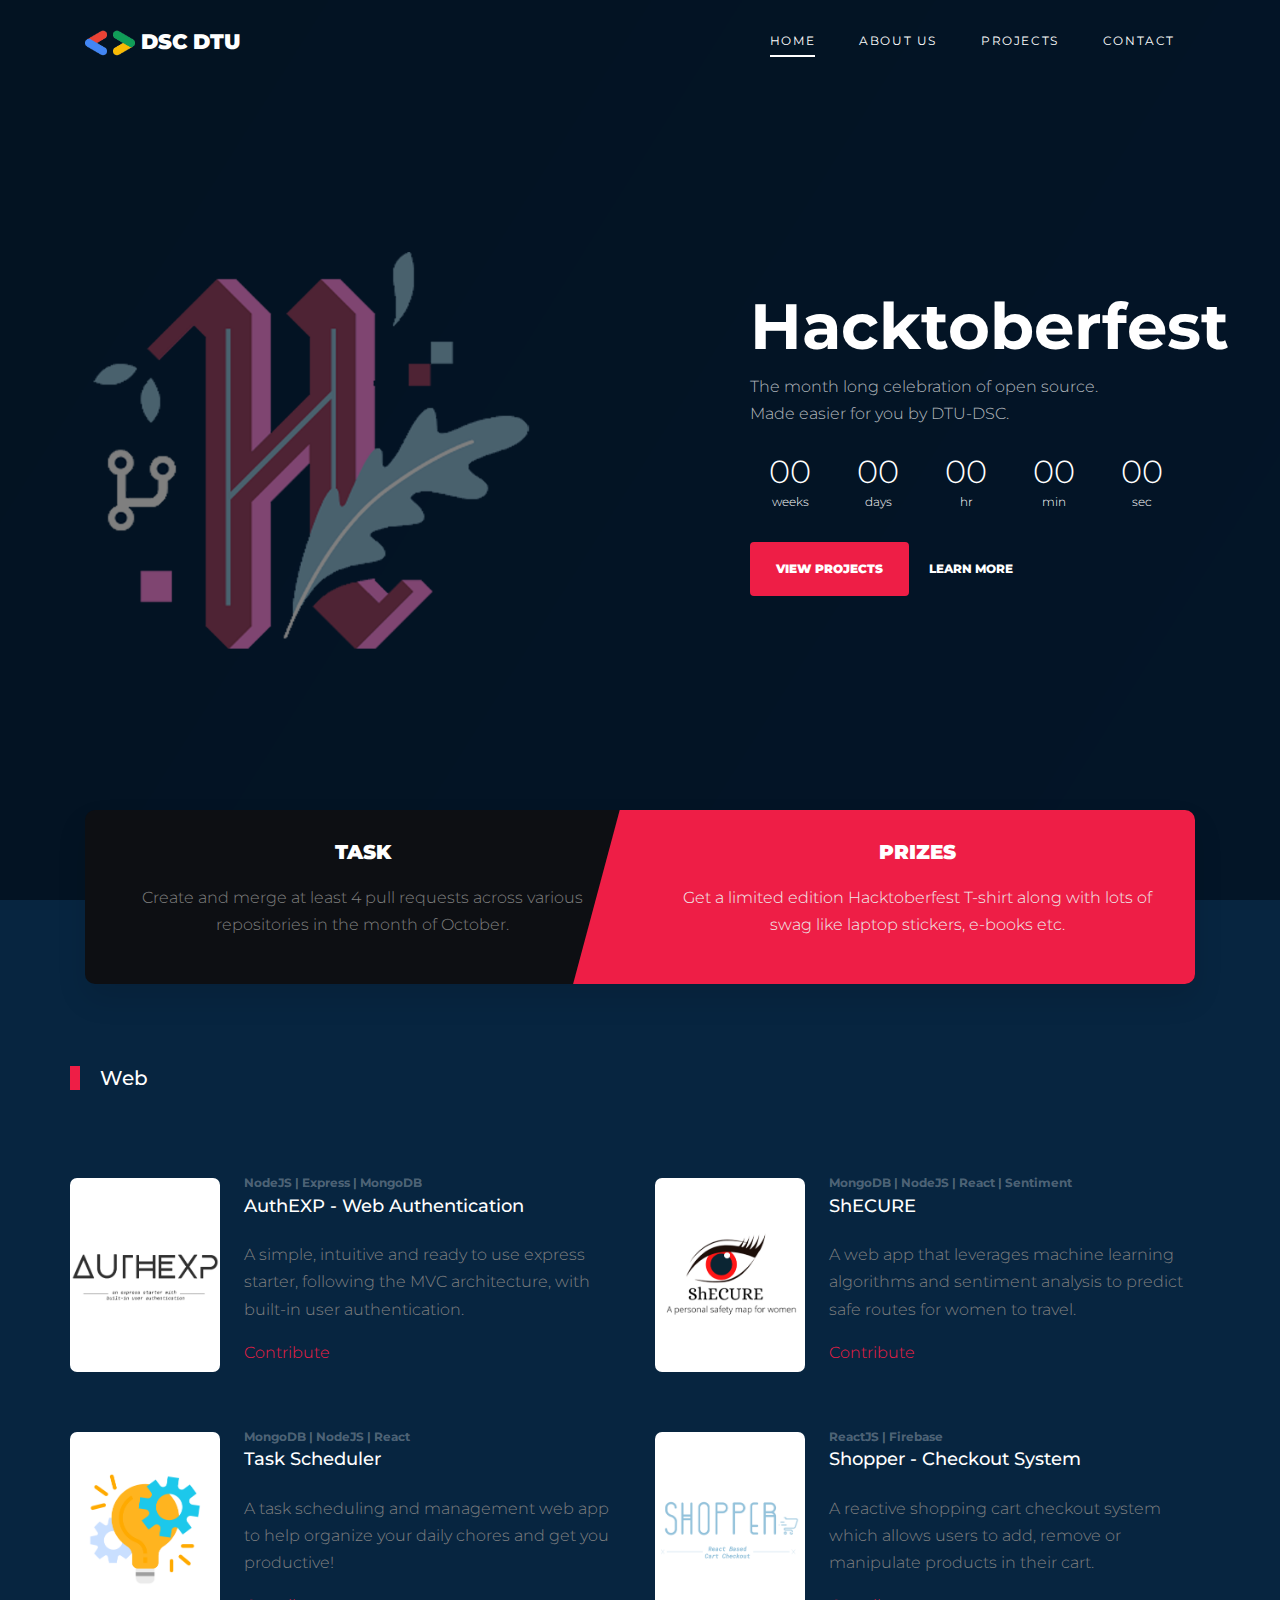
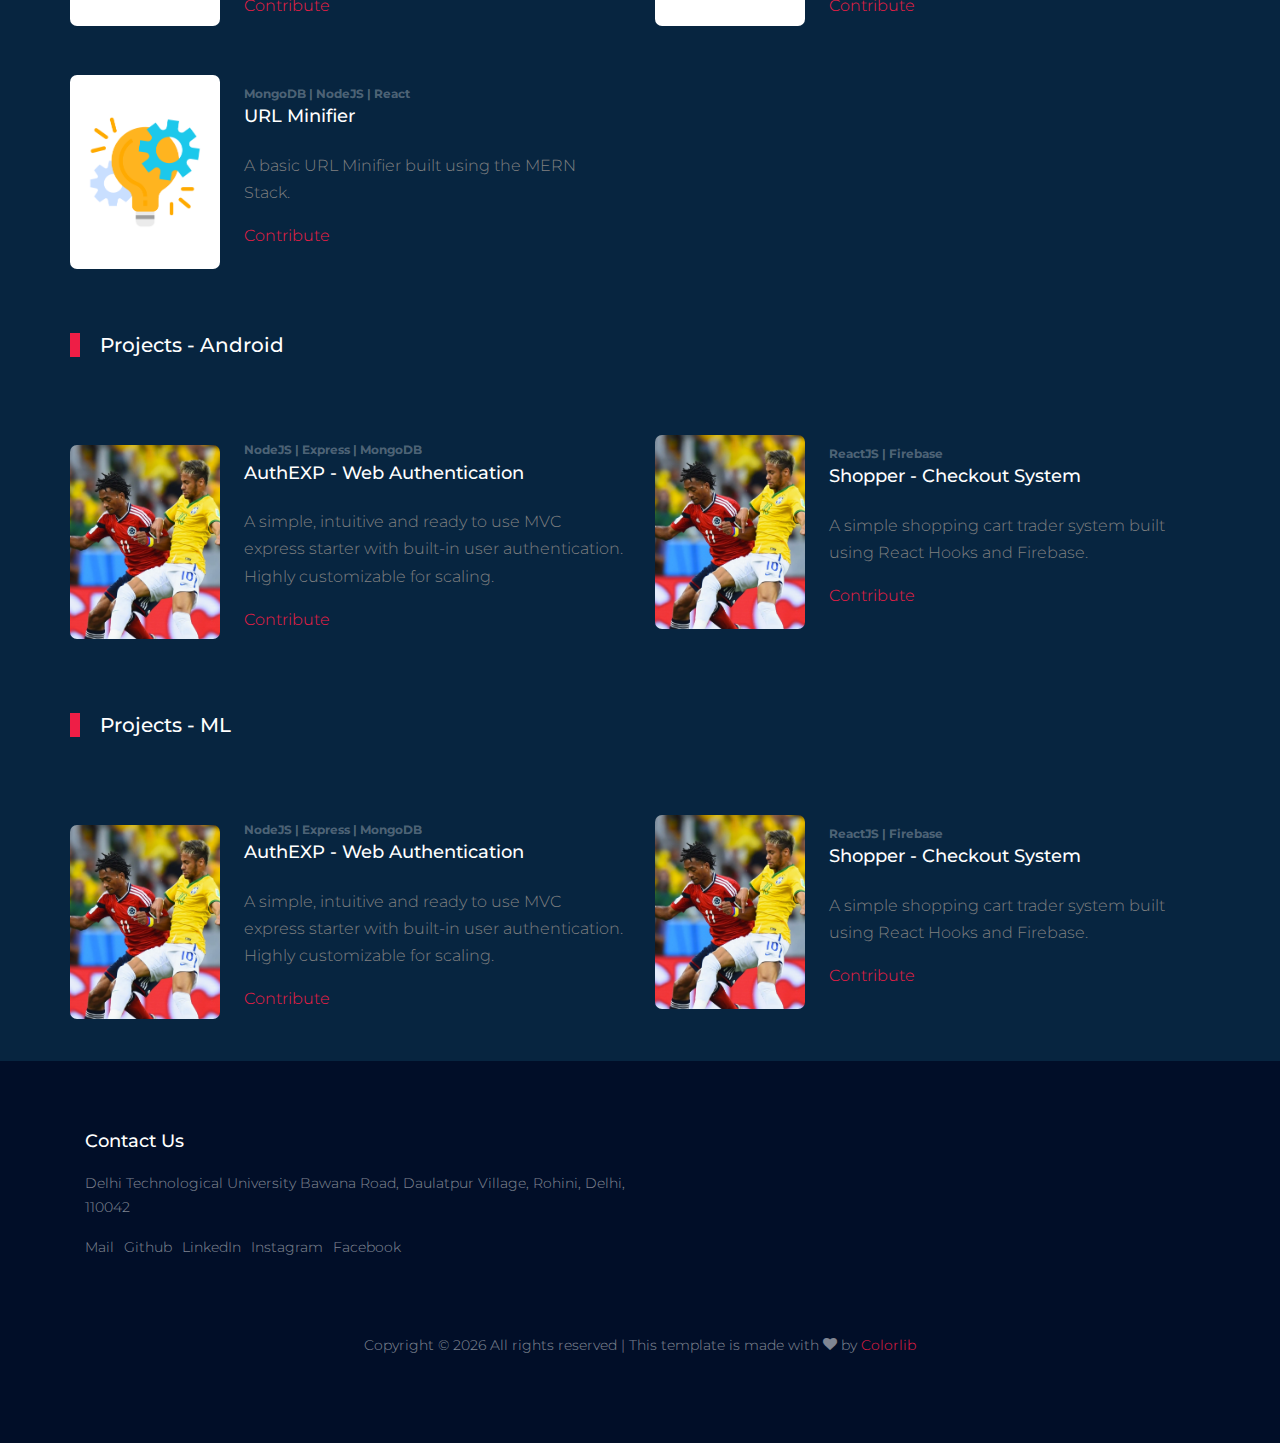
<file: index.html>
<!DOCTYPE html>
<html lang="en">
	<head>
		<title>DSC-DTU - Hacktoberfest</title>
		<meta charset="utf-8" />
		<meta
			name="viewport"
			content="width=device-width, initial-scale=1, shrink-to-fit=no"
		/>

		<link
			href="https://fonts.googleapis.com/css2?family=Montserrat:wght@400;700&display=swap"
			rel="stylesheet"
		/>

		<link rel="stylesheet" href="fonts/icomoon/style.css" />

		<link rel="stylesheet" href="css/bootstrap/bootstrap.css" />
		<link rel="stylesheet" href="css/jquery-ui.css" />
		<link rel="stylesheet" href="css/owl.carousel.min.css" />
		<link rel="stylesheet" href="css/owl.theme.default.min.css" />
		<link rel="stylesheet" href="css/owl.theme.default.min.css" />

		<link rel="stylesheet" href="css/jquery.fancybox.min.css" />

		<link rel="stylesheet" href="css/bootstrap-datepicker.css" />

		<link rel="stylesheet" href="fonts/flaticon/font/flaticon.css" />

		<link rel="stylesheet" href="css/aos.css" />

		<link rel="stylesheet" href="css/style.css" />
	</head>

	<body>
		<div class="site-wrap">
			<div class="site-mobile-menu site-navbar-target">
				<div class="site-mobile-menu-header">
					<div class="site-mobile-menu-close">
						<span class="icon-close2 js-menu-toggle"></span>
					</div>
				</div>
				<div class="site-mobile-menu-body"></div>
			</div>

			<header class="site-navbar py-4" role="banner">
				<div class="container">
					<div class="d-flex align-items-center">
						<div class="site-logo">
							<a href="index.html">
								<img src="images/dsc-logo.png" alt="Logo" width="50px" />
								<span>DSC DTU</span>
							</a>
						</div>
						<div class="ml-auto">
							<nav
								class="site-navigation position-relative text-right"
								role="navigation"
							>
								<ul
									class="site-menu main-menu js-clone-nav mr-auto d-none d-lg-block"
								>
									<li class="active">
										<a href="index.html" class="nav-link">Home</a>
									</li>
									<li>
										<a
											href="https://dsc-dtu.github.io/"
											target="_blank"
											class="nav-link"
											>About Us</a
										>
									</li>
									<li><a href="#projects" class="nav-link">Projects</a></li>
									<li><a href="#contact" class="nav-link">Contact</a></li>
								</ul>
							</nav>

							<a
								href="#"
								class="d-inline-block d-lg-none site-menu-toggle js-menu-toggle text-black float-right text-white"
								><span class="icon-menu h3 text-white"></span
							></a>
						</div>
					</div>
				</div>
			</header>

			<div
				class="hero overlay"
				style="
					background-image: url('images/bg_3.png');
					background-position: center;
					background-size: cover;
				"
			>
				<div class="container">
					<div class="row align-items-center">
						<div class="col-lg-5 ml-auto">
							<h1 class="text-white">Hacktoberfest</h1>
							<p>
								The month long celebration of open source. <br />
								Made easier for you by DTU-DSC.
							</p>
							<div id="date-countdown"></div>
							<p>
								<a href="#projects" class="btn btn-primary py-3 px-4 mr-3"
									>View Projects</a
								>
								<a
									href="https://hacktoberfest.digitalocean.com/"
									class="more light"
									target="_blank"
									>Learn More</a
								>
							</p>
						</div>
					</div>
				</div>
			</div>

			<div class="container">
				<div class="row">
					<div class="col-lg-12">
						<div class="d-flex team-vs">
							<span class="score"></span>
							<div class="team-1 w-50">
								<div class="team-details w-100 text-center">
									<h3>TASK</h3>
									<p>
										Create and merge at least 4 pull requests across various
										repositories in the month of October.
									</p>
								</div>
							</div>
							<div class="team-2 w-50">
								<div class="team-details w-100 text-center">
									<h3>PRIZES</h3>
									<p style="color: #eee">
										Get a limited edition Hacktoberfest T-shirt along with lots
										of swag like laptop stickers, e-books etc.
									</p>
								</div>
							</div>
						</div>
					</div>
				</div>
			</div>

			<!-- Internal linking for projects -->
			<a id="projects"></a>

			<!-- Web Projects Section -->
			<div class="container site-section" style="margin-top: 50px">
				<div class="row">
					<div class="col-6 title-section">
						<h2 class="heading">Web</h2>
					</div>
				</div>
				<div class="row project-items">
					<div class="col-lg-6">
						<div class="custom-media d-flex">
							<div class="img mr-4">
								<img
									src="images/authexp-icon.png"
									alt="Image"
									class="img-fluid"
								/>
							</div>
							<div class="text">
								<span class="meta">NodeJS | Express | MongoDB</span>
								<h3 class="mb-4">
									<a
										href="https://github.com/elit-altum/AuthExp-Express-Starter"
										target="_blank"
										>AuthEXP - Web Authentication</a
									>
								</h3>
								<p>
									A simple, intuitive and ready to use express starter,
									following the MVC architecture, with built-in user
									authentication.
								</p>
								<p>
									<a
										target="_blank"
										href="https://github.com/elit-altum/AuthExp-Express-Starter/issues?q=label%3Ahacktoberfest"
										>Contribute</a
									>
								</p>
							</div>
						</div>
					</div>

					<div class="col-lg-6">
						<div class="custom-media d-flex">
							<div class="img mr-4">
								<img
									src="images/shecure-icon.png"
									alt="Image"
									class="img-fluid"
								/>
							</div>
							<div class="text">
								<span class="meta">MongoDB | NodeJS | React | Sentiment</span>
								<h3 class="mb-4">
									<a
										href="https://www.github.com/iamdeepti/shecure"
										target="_blank"
										>ShECURE</a
									>
								</h3>
								<p>
									A web app that leverages machine learning algorithms and
									sentiment analysis to predict safe routes for women to travel.
								</p>
								<p>
									<a
										target="_blank"
										href="https://www.github.com/iamdeepti/shecure/issues?q=is%3Aissue+label%3Ahacktoberfest"
										>Contribute</a
									>
								</p>
							</div>
						</div>
					</div>

					<div class="col-lg-6">
						<div class="custom-media d-flex">
							<div class="img mr-4">
								<img
									src="images/icon-holder.png"
									alt="Image"
									class="img-fluid"
								/>
							</div>
							<div class="text">
								<span class="meta">MongoDB | NodeJS | React</span>
								<h3 class="mb-4">
									<a
										href="https://github.com/HyperLoo/TaskManager-Server"
										target="_blank"
										>Task Scheduler</a
									>
								</h3>
								<p>
									A task scheduling and management web app to help organize your
									daily chores and get you productive!
								</p>
								<p>
									<a
										target="_blank"
										href="https://github.com/HyperLoo/TaskManager-Server/issues?q=is%3Aissue+label%3Ahacktoberfest"
										>Contribute</a
									>
								</p>
							</div>
						</div>
					</div>

					<div class="col-lg-6">
						<div class="custom-media d-flex">
							<div class="img mr-4">
								<img
									src="images/shopper-icon.png"
									alt="Image"
									class="img-fluid"
								/>
							</div>
							<div class="text">
								<span class="meta">ReactJS | Firebase</span>
								<h3 class="mb-4">
									<a
										href="https://github.com/elit-altum/React-Shoppping-Cart"
										target="_blank"
										>Shopper - Checkout System</a
									>
								</h3>
								<p>
									A reactive shopping cart checkout system which allows users to
									add, remove or manipulate products in their cart.
								</p>
								<p>
									<a
										target="_blank"
										href="https://github.com/elit-altum/React-Shoppping-Cart/issues?q=is%3Aissue+label%3Ahacktoberfest"
										>Contribute</a
									>
								</p>
							</div>
						</div>
					</div>

					<div class="col-lg-6">
						<div class="custom-media d-flex">
							<div class="img mr-4">
								<img
									src="images/icon-holder.png"
									alt="Image"
									class="img-fluid"
								/>
							</div>
							<div class="text">
								<span class="meta">MongoDB | NodeJS | React</span>
								<h3 class="mb-4">
									<a
										href="https://github.com/HyperLoo/UrlCompressor-Server/"
										target="_blank"
										>URL Minifier</a
									>
								</h3>
								<p>A basic URL Minifier built using the MERN Stack.</p>
								<p>
									<a
										target="_blank"
										href="https://github.com/HyperLoo/UrlCompressor-Server/issues?q=is%3Aissue+label%3Ahacktoberfest"
										>Contribute</a
									>
								</p>
							</div>
						</div>
					</div>
				</div>
			</div>

			<!-- Android Projects Section -->
			<div class="container site-section">
				<div class="row">
					<div class="col-6 title-section">
						<h2 class="heading">Projects - Android</h2>
					</div>
				</div>
				<div class="row">
					<div class="col-lg-6">
						<div class="custom-media d-flex">
							<div class="img mr-4">
								<img src="images/img_1.jpg" alt="Image" class="img-fluid" />
							</div>
							<div class="text">
								<span class="meta">NodeJS | Express | MongoDB</span>
								<h3 class="mb-4">
									<a
										href="https://github.com/elit-altum/AuthExp-Express-Starter"
										>AuthEXP - Web Authentication</a
									>
								</h3>
								<p>
									A simple, intuitive and ready to use MVC express starter with
									built-in user authentication. Highly customizable for scaling.
								</p>
								<p>
									<a
										href="https://github.com/elit-altum/AuthExp-Express-Starter/issues?q=label%3Ahacktoberfest"
										>Contribute</a
									>
								</p>
							</div>
						</div>
					</div>

					<div class="col-lg-6">
						<div class="custom-media d-flex">
							<div class="img mr-4">
								<img src="images/img_1.jpg" alt="Image" class="img-fluid" />
							</div>
							<div class="text">
								<span class="meta">ReactJS | Firebase</span>
								<h3 class="mb-4">
									<a href="https://github.com/elit-altum/React-Shoppping-Cart"
										>Shopper - Checkout System</a
									>
								</h3>
								<p>
									A simple shopping cart trader system built using React Hooks
									and Firebase.
								</p>
								<p>
									<a
										href="https://github.com/elit-altum/React-Shoppping-Cart/issues?q=is%3Aissue+label%3Ahacktoberfest"
										>Contribute</a
									>
								</p>
							</div>
						</div>
					</div>
				</div>
			</div>

			<!-- Machine Learning Projects Section -->
			<div class="container site-section">
				<div class="row">
					<div class="col-6 title-section">
						<h2 class="heading">Projects - ML</h2>
					</div>
				</div>
				<div class="row">
					<div class="col-lg-6">
						<div class="custom-media d-flex">
							<div class="img mr-4">
								<img src="images/img_1.jpg" alt="Image" class="img-fluid" />
							</div>
							<div class="text">
								<span class="meta">NodeJS | Express | MongoDB</span>
								<h3 class="mb-4">
									<a
										href="https://github.com/elit-altum/AuthExp-Express-Starter"
										>AuthEXP - Web Authentication</a
									>
								</h3>
								<p>
									A simple, intuitive and ready to use MVC express starter with
									built-in user authentication. Highly customizable for scaling.
								</p>
								<p>
									<a
										href="https://github.com/elit-altum/AuthExp-Express-Starter/issues?q=label%3Ahacktoberfest"
										>Contribute</a
									>
								</p>
							</div>
						</div>
					</div>

					<div class="col-lg-6">
						<div class="custom-media d-flex">
							<div class="img mr-4">
								<img src="images/img_1.jpg" alt="Image" class="img-fluid" />
							</div>
							<div class="text">
								<span class="meta">ReactJS | Firebase</span>
								<h3 class="mb-4">
									<a href="https://github.com/elit-altum/React-Shoppping-Cart"
										>Shopper - Checkout System</a
									>
								</h3>
								<p>
									A simple shopping cart trader system built using React Hooks
									and Firebase.
								</p>
								<p>
									<a
										href="https://github.com/elit-altum/React-Shoppping-Cart/issues?q=is%3Aissue+label%3Ahacktoberfest"
										>Contribute</a
									>
								</p>
							</div>
						</div>
					</div>
				</div>
			</div>

			<!-- Internal linking for contact -->
			<a id="contact"></a>

			<footer class="footer-section">
				<div class="container">
					<div class="row">
						<div class="col-lg-6">
							<div class="widget mb-6">
								<h3>Contact Us</h3>
								<p>
									Delhi Technological University Bawana Road, Daulatpur Village,
									Rohini, Delhi, 110042<br />
								</p>

								<ul class="list-unstyled links">
									<li><a href="mailto:dsc.dtu@gmail.com">Mail</a></li>
									<li><a href="https://github.com/dsc-dtu">Github</a></li>
									<li>
										<a href="https://www.linkedin.com/company/dsc-dtu"
											>LinkedIn</a
										>
									</li>
									<li>
										<a href="https://www.instagram.com/dsc_dtu/">Instagram</a>
									</li>
									<li>
										<a href="https://www.facebook.com/googledscdtu/"
											>Facebook</a
										>
									</li>
								</ul>
							</div>
						</div>
					</div>

					<div class="row text-center">
						<div class="col-md-12">
							<div class="pt-5">
								<p>
									<!-- Link back to Colorlib can't be removed. Template is licensed under CC BY 3.0. -->
									Copyright &copy;
									<script>
										document.write(new Date().getFullYear());
									</script>
									All rights reserved | This template is made with
									<i class="icon-heart" aria-hidden="true"></i> by
									<a href="https://colorlib.com" target="_blank">Colorlib</a>
									<!-- Link back to Colorlib can't be removed. Template is licensed under CC BY 3.0. -->
								</p>
							</div>
						</div>
					</div>
				</div>
			</footer>
		</div>
		<!-- .site-wrap -->

		<script src="js/jquery-3.3.1.min.js"></script>
		<script src="js/jquery-migrate-3.0.1.min.js"></script>
		<script src="js/jquery-ui.js"></script>
		<script src="js/popper.min.js"></script>
		<script src="js/bootstrap.min.js"></script>
		<script src="js/owl.carousel.min.js"></script>
		<script src="js/jquery.stellar.min.js"></script>
		<script src="js/jquery.countdown.min.js"></script>
		<script src="js/bootstrap-datepicker.min.js"></script>
		<script src="js/jquery.easing.1.3.js"></script>
		<script src="js/aos.js"></script>
		<script src="js/jquery.fancybox.min.js"></script>
		<script src="js/jquery.sticky.js"></script>
		<script src="js/jquery.mb.YTPlayer.min.js"></script>

		<script src="js/main.js"></script>
	</body>
</html>
</file>
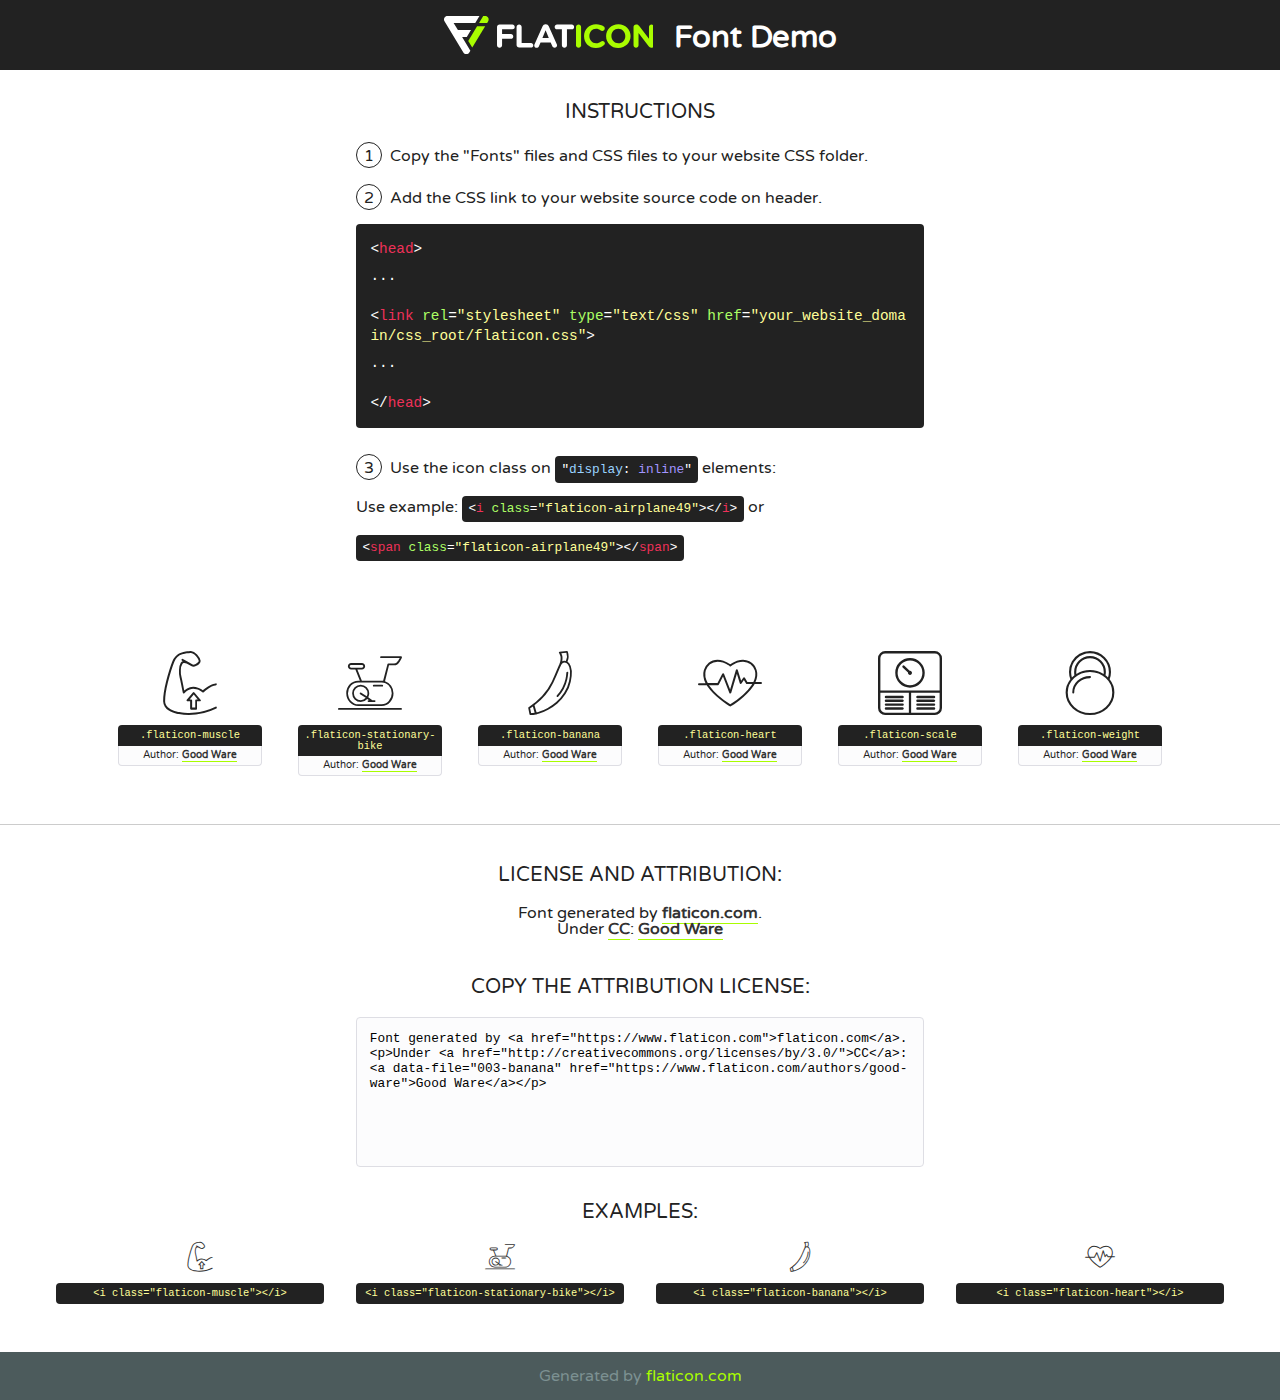
<file: fonts/flaticon/font/flaticon.html>
<!DOCTYPE html>
<!--
  Flaticon icon font: Flaticon
  Creation date: 03/06/2019 10:47
-->
<html>
<!DOCTYPE html>
<html>

<head>
    <title>Flaticon WebFont</title>
    <link href="http://fonts.googleapis.com/css?family=Varela+Round" rel="stylesheet" type="text/css" />
    <link rel="stylesheet" type="text/css" href="flaticon.css">
    <meta charset="UTF-8">
    <style>
    html, body, div, span, applet, object, iframe,
    h1, h2, h3, h4, h5, h6, p, blockquote, pre,
    a, abbr, acronym, address, big, cite, code,
    del, dfn, em, img, ins, kbd, q, s, samp,
    small, strike, strong, sub, sup, tt, var,
    b, u, i, center,
    dl, dt, dd, ol, ul, li,
    fieldset, form, label, legend,
    table, caption, tbody, tfoot, thead, tr, th, td,
    article, aside, canvas, details, embed, 
    figure, figcaption, footer, header, hgroup, 
    menu, nav, output, ruby, section, summary,
    time, mark, audio, video {
        margin: 0;
        padding: 0;
        border: 0;
        font-size: 100%;
        font: inherit;
        vertical-align: baseline;
    }
    /* HTML5 display-role reset for older browsers */
    article, aside, details, figcaption, figure, 
    footer, header, hgroup, menu, nav, section {
        display: block;
    }
    body {
        line-height: 1;
    }
    ol, ul {
        list-style: none;
    }
    blockquote, q {
        quotes: none;
    }
    blockquote:before, blockquote:after,
    q:before, q:after {
        content: '';
        content: none;
    }
    table {
        border-collapse: collapse;
        border-spacing: 0;
    }
    body {
        font-family: 'Varela Round', Helvetica, Arial, sans-serif;
        font-size: 16px;
        color: #222;
    }
    a {
        color: #333;
        border-bottom: 1px solid #a9fd00;
        font-weight: bold;
        text-decoration: none;
    }
    * {
        -moz-box-sizing: border-box;
        -webkit-box-sizing: border-box;
        box-sizing: border-box;
        margin: 0;
        padding: 0;
    }
    [class^="flaticon-"]:before, [class*=" flaticon-"]:before, [class^="flaticon-"]:after, [class*=" flaticon-"]:after {
        font-family: Flaticon;
        font-size: 30px;
        font-style: normal;
        margin-left: 20px;
        color: #333;
    }
    .wrapper {
        max-width: 600px;
        margin: auto;
        padding: 0 1em;
    }
    .title {
        font-size: 1.25em;
        text-align: center;
        margin-bottom: 1em;
        text-transform: uppercase;
    }
    header {
        text-align: center;
        background-color: #222;
        color: #fff;
        padding: 1em;
    }
    header .logo {
        width: 210px;
        height: 38px;
        display: inline-block;
        vertical-align: middle;
        margin-right: 1em;
        border: none;
    }
    header strong {
        font-size: 1.95em;
        font-weight: bold;
        vertical-align: middle;
        margin-top: 5px;
        display: inline-block;
    }
    .demo {
        margin: 2em auto;
        line-height: 1.25em;
    }
    .demo ul li {
        margin-bottom: 1em;
    }
    .demo ul li .num {
        color: #222;
        border-radius: 20px;
        display: inline-block;
        width: 26px;
        padding: 3px;
        height: 26px;
        text-align: center;
        margin-right: 0.5em;
        border: 1px solid #222;
    }
    .demo ul li code {
        background-color: #222;
        border-radius: 4px;
        padding: 0.25em 0.5em;
        display: inline-block;
        color: #fff;
        font-family: Consolas,Monaco,Lucida Console,Liberation Mono,DejaVu Sans Mono,Bitstream Vera Sans Mono,Courier New, monospace;
        font-weight: lighter;
        margin-top: 1em;
        font-size: 0.8em;
        word-break: break-all;
    }
    .demo ul li code.big {
        padding: 1em;
        font-size: 0.9em;
    }
    .demo ul li code .red {
        color: #EF3159;
    }
    .demo ul li code .green {
        color: #ACFF65;
    }
    .demo ul li code .yellow {
        color: #FFFF99;
    }
    .demo ul li code .blue {
        color: #99D3FF;
    }
    .demo ul li code .purple {
        color: #A295FF;
    }
    .demo ul li code .dots {
        margin-top: 0.5em;
        display: block;
    }
    #glyphs {
        border-bottom: 1px solid #ccc;
        padding: 2em 0;
        text-align: center;
    }
    .glyph {
        display: inline-block;
        width: 9em;
        margin: 1em;
        text-align: center;
        vertical-align: top;
        background: #FFF;
    }
    .glyph .glyph-icon {
        padding: 10px;
        display: block;
        font-family:"Flaticon";
        font-size: 64px;
        line-height: 1;
    }
    .glyph .glyph-icon:before {
        font-size: 64px;
        color: #222;
        margin-left: 0;
    }
    .class-name {
        font-size: 0.65em;
        background-color: #222;
        color: #fff;
        border-radius: 4px 4px 0 0;
        padding: 0.5em;
        color: #FFFF99;
        font-family: Consolas,Monaco,Lucida Console,Liberation Mono,DejaVu Sans Mono,Bitstream Vera Sans Mono,Courier New, monospace;
    }
    .author-name {
        font-size: 0.6em;
        background-color: #fcfcfd;
        border: 1px solid #DEDEE4;
        border-top: 0;
        border-radius: 0 0 4px 4px;
        padding: 0.5em;
    }
    .class-name:last-child {
        font-size: 10px;
        color:#888;
    }
    .class-name:last-child a {
        font-size: 10px;
        color:#555;
    }
    .class-name:last-child a:hover {
        color:#a9fd00;
    }
    .glyph > input {
        display: block;
        width: 100px;
        margin: 5px auto;
        text-align: center;
        font-size: 12px;
        cursor: text;
    }
    .glyph > input.icon-input {
        font-family:"Flaticon";
        font-size: 16px;
        margin-bottom: 10px;
    }
    .attribution .title {
        margin-top: 2em;
    }
    .attribution textarea {
        background-color: #fcfcfd;
        padding: 1em;
        border: none;
        box-shadow: none;
        border: 1px solid #DEDEE4;
        border-radius: 4px;
        resize: none;
        width: 100%;
        height: 150px;
        font-size: 0.8em;
        font-family: Consolas,Monaco,Lucida Console,Liberation Mono,DejaVu Sans Mono,Bitstream Vera Sans Mono,Courier New, monospace;
        -webkit-appearance: none;
    }
    .iconsuse {
        margin: 2em auto;
        text-align: center;
        max-width: 1200px;
    }
    .iconsuse:after {
        content: '';
        display: table;
        clear: both;
    }
    .iconsuse .image {
        float: left;
        width: 25%;
        padding: 0 1em;
    }
    .iconsuse .image p {
        margin-bottom: 1em;
    }
    .iconsuse .image span {
        display: block;
        font-size: 0.65em;
        background-color: #222;
        color: #fff;
        border-radius: 4px;
        padding: 0.5em;
        color: #FFFF99;
        margin-top: 1em;
        font-family: Consolas,Monaco,Lucida Console,Liberation Mono,DejaVu Sans Mono,Bitstream Vera Sans Mono,Courier New, monospace;
    }
    #footer {
        text-align: center;
        background-color: #4C5B5C;
        color: #7c9192;
        padding: 1em;
    }
    #footer a {
        border: none;
        color: #a9fd00;
        font-weight: normal;
    }
    @media (max-width: 960px) {
        .iconsuse .image {
            width: 50%;
        }
    }
    @media (max-width: 560px) {
        .iconsuse .image {
            width: 100%;
        }
    }
    </style>
</head>

<body class="characters-off">

    <header>
        <a href="https://www.flaticon.com" target="_blank" class="logo">
            <svg version="1.1" xmlns="http://www.w3.org/2000/svg" xmlns:xlink="http://www.w3.org/1999/xlink" xmlns:a="http://ns.adobe.com/AdobeSVGViewerExtensions/3.0/" viewBox="0 0 560.875 102.036" enable-background="new 0 0 560.875 102.036" xml:space="preserve">
                <defs>
                </defs>
                <g>
                    <g class="letters">
                        <path fill="#ffffff" d="M141.596,29.675c0-3.777,2.985-6.767,6.764-6.767h34.438c3.426,0,6.15,2.728,6.15,6.15
                        c0,3.43-2.724,6.149-6.15,6.149h-27.674v13.091h23.719c3.429,0,6.151,2.724,6.151,6.15c0,3.43-2.723,6.149-6.151,6.149h-23.719
                        v17.574c0,3.773-2.986,6.761-6.764,6.761c-3.779,0-6.764-2.989-6.764-6.761V29.675z"></path>
                        <path fill="#ffffff" d="M193.844,29.149c0-3.781,2.985-6.767,6.764-6.767c3.776,0,6.763,2.985,6.763,6.767v42.957h25.039
                        c3.426,0,6.149,2.726,6.149,6.153c0,3.425-2.723,6.15-6.149,6.15h-31.802c-3.779,0-6.764-2.986-6.764-6.768V29.149z"></path>
                        <path fill="#ffffff" d="M241.891,75.71l21.438-48.407c1.492-3.341,4.215-5.357,7.906-5.357h0.792
                        c3.686,0,6.323,2.017,7.815,5.357l21.439,48.407c0.436,0.967,0.701,1.845,0.701,2.723c0,3.602-2.809,6.501-6.414,6.501
                        c-3.161,0-5.269-1.845-6.499-4.655l-4.132-9.661h-27.059l-4.301,10.102c-1.144,2.631-3.426,4.214-6.237,4.214
                        c-3.517,0-6.24-2.81-6.24-6.325C241.1,77.64,241.451,76.677,241.891,75.71z M279.932,58.666l-8.521-20.297l-8.526,20.297H279.932
                        z"></path>
                        <path fill="#ffffff" d="M314.864,35.387H301.86c-3.429,0-6.239-2.813-6.239-6.238c0-3.429,2.811-6.24,6.239-6.24h39.533
                        c3.426,0,6.237,2.811,6.237,6.24c0,3.425-2.811,6.238-6.237,6.238h-13.001v42.785c0,3.773-2.99,6.761-6.764,6.761
                        c-3.779,0-6.764-2.989-6.764-6.761V35.387z"></path>
                        <path fill="#A9FD00" d="M352.615,29.149c0-3.781,2.985-6.767,6.767-6.767c3.774,0,6.761,2.985,6.761,6.767v49.024
                        c0,3.773-2.987,6.761-6.761,6.761c-3.781,0-6.767-2.989-6.767-6.761V29.149z"></path>
                        <path fill="#A9FD00" d="M374.132,53.836v-0.179c0-17.481,13.178-31.801,32.065-31.801c9.22,0,15.459,2.458,20.557,6.238
                        c1.402,1.054,2.637,2.985,2.637,5.357c0,3.692-2.985,6.59-6.681,6.59c-1.845,0-3.071-0.702-4.044-1.319
                        c-3.776-2.813-7.729-4.393-12.562-4.393c-10.364,0-17.831,8.611-17.831,19.154v0.173c0,10.542,7.291,19.329,17.831,19.329
                        c5.715,0,9.492-1.756,13.359-4.834c1.049-0.874,2.458-1.491,4.039-1.491c3.429,0,6.325,2.813,6.325,6.236
                        c0,2.106-1.056,3.78-2.282,4.834c-5.539,4.834-12.036,7.733-21.878,7.733C387.572,85.464,374.132,71.493,374.132,53.836z"></path>
                        <path fill="#A9FD00" d="M433.009,53.836v-0.179c0-17.481,13.79-31.801,32.766-31.801c18.981,0,32.592,14.143,32.592,31.628v0.173
                        c0,17.483-13.785,31.807-32.769,31.807C446.625,85.464,433.009,71.32,433.009,53.836z M484.224,53.836v-0.179
                        c0-10.539-7.725-19.326-18.626-19.326c-10.893,0-18.449,8.611-18.449,19.154v0.173c0,10.542,7.73,19.329,18.626,19.329
                        C476.676,72.986,484.224,64.378,484.224,53.836z"></path>
                        <path fill="#A9FD00" d="M506.233,29.321c0-3.774,2.99-6.763,6.767-6.763h1.401c3.252,0,5.183,1.583,7.029,3.953l26.093,34.265
                        V29.059c0-3.692,2.99-6.677,6.681-6.677c3.683,0,6.671,2.985,6.671,6.677v48.934c0,3.78-2.987,6.765-6.764,6.765h-0.436
                        c-3.257,0-5.188-1.581-7.034-3.953l-27.056-35.492v32.944c0,3.687-2.985,6.676-6.678,6.676c-3.683,0-6.673-2.989-6.673-6.676
                        V29.321z"></path>
                    </g>
                    <g class="insignia">
                        <path fill="#ffffff" d="M48.372,56.137h12.517l11.156-18.537H37.186L25.688,18.539h57.825L94.668,0H9.271
                        C5.925,0,2.842,1.801,1.198,4.716c-1.644,2.907-1.593,6.482,0.134,9.343l50.38,83.501c1.678,2.781,4.689,4.476,7.938,4.476
                        c3.246,0,6.257-1.695,7.935-4.476l2.898-4.804L48.372,56.137z"></path>
                        <g class="i">
                            <path fill="#A9FD00" d="M93.575,18.539h0.031v0.004l21.652,0.004l2.705-4.488c1.727-2.861,1.778-6.436,0.133-9.343
                            C116.454,1.801,113.371,0,110.026,0h-5.294L93.575,18.539z"></path>
                            <polygon fill="#A9FD00" points="88.291,27.356 64.725,66.486 75.519,84.404 109.942,27.356"></polygon>
                        </g>
                    </g>
                </g>
            </svg>
        </a>
        <strong>Font Demo</strong>
    </header>


    <section class="demo wrapper">

        <p class="title">Instructions</p>

        <ul>
            <li>
                <span class="num">1</span>Copy the "Fonts" files and CSS files to your website CSS folder.
            </li>
            <li>
                <span class="num">2</span>Add the CSS link to your website source code on header.
                <code class="big">
                    &lt;<span class="red">head</span>&gt;
                    <br/><span class="dots">...</span>
                    <br/>&lt;<span class="red">link</span> <span class="green">rel</span>=<span class="yellow">"stylesheet"</span> <span class="green">type</span>=<span class="yellow">"text/css"</span> <span class="green">href</span>=<span class="yellow">"your_website_domain/css_root/flaticon.css"</span>&gt;
                    <br/><span class="dots">...</span>
                    <br/>&lt;/<span class="red">head</span>&gt;
                </code>
            </li>

            <li>
                <p>
                    <span class="num">3</span>Use the icon class on <code>"<span class="blue">display</span>:<span class="purple"> inline</span>"</code> elements:
                    <br />
                    Use example: <code>&lt;<span class="red">i</span> <span class="green">class</span>=<span class="yellow">&quot;flaticon-airplane49&quot;</span>&gt;&lt;/<span class="red">i</span>&gt;</code> or <code>&lt;<span class="red">span</span> <span class="green">class</span>=<span class="yellow">&quot;flaticon-airplane49&quot;</span>&gt;&lt;/<span class="red">span</span>&gt;</code>
            </li>
        </ul>

    </section>




   <section id="glyphs">          
    
      
        <div class="glyph"><div class="glyph-icon flaticon-muscle"></div>
            <div class="class-name">.flaticon-muscle</div>
            <div class="author-name">Author: <a data-file="001-muscle" href="https://www.flaticon.com/authors/good-ware">Good Ware</a> </div> 
        </div>        
        
        <div class="glyph"><div class="glyph-icon flaticon-stationary-bike"></div>
            <div class="class-name">.flaticon-stationary-bike</div>
            <div class="author-name">Author: <a data-file="002-stationary-bike" href="https://www.flaticon.com/authors/good-ware">Good Ware</a> </div> 
        </div>        
        
        <div class="glyph"><div class="glyph-icon flaticon-banana"></div>
            <div class="class-name">.flaticon-banana</div>
            <div class="author-name">Author: <a data-file="003-banana" href="https://www.flaticon.com/authors/good-ware">Good Ware</a> </div> 
        </div>        
        
        <div class="glyph"><div class="glyph-icon flaticon-heart"></div>
            <div class="class-name">.flaticon-heart</div>
            <div class="author-name">Author: <a data-file="004-heart" href="https://www.flaticon.com/authors/good-ware">Good Ware</a> </div> 
        </div>        
        
        <div class="glyph"><div class="glyph-icon flaticon-scale"></div>
            <div class="class-name">.flaticon-scale</div>
            <div class="author-name">Author: <a data-file="005-scale" href="https://www.flaticon.com/authors/good-ware">Good Ware</a> </div> 
        </div>        
        
        <div class="glyph"><div class="glyph-icon flaticon-weight"></div>
            <div class="class-name">.flaticon-weight</div>
            <div class="author-name">Author: <a data-file="006-weight" href="https://www.flaticon.com/authors/good-ware">Good Ware</a> </div> 
        </div>        
        

    </section>



    <section class="attribution wrapper"   style="text-align:center;">

      <div class="title">License and attribution:</div><div class="attrDiv">Font generated by <a href="https://www.flaticon.com">flaticon.com</a>. <div><p>Under <a href="http://creativecommons.org/licenses/by/3.0/">CC</a>: <a data-file="003-banana" href="https://www.flaticon.com/authors/good-ware">Good Ware</a></p>  </div>
      </div>
      <div class="title">Copy the Attribution License:</div>

    <textarea onclick="this.focus();this.select();">Font generated by &lt;a href=&quot;https://www.flaticon.com&quot;&gt;flaticon.com&lt;/a&gt;. <p>Under <a href="http://creativecommons.org/licenses/by/3.0/">CC</a>: <a data-file="003-banana" href="https://www.flaticon.com/authors/good-ware">Good Ware</a></p>  
     </textarea>

    </section>

    <section class="iconsuse">

          <div class="title">Examples:</div>            
             
            <div class="image">
                <p>
                    <i class="glyph-icon flaticon-muscle"></i> 
                    <span>&lt;i class=&quot;flaticon-muscle&quot;&gt;&lt;/i&gt;</span>
                </p>
            </div>
            
            <div class="image">
                <p>
                    <i class="glyph-icon flaticon-stationary-bike"></i> 
                    <span>&lt;i class=&quot;flaticon-stationary-bike&quot;&gt;&lt;/i&gt;</span>
                </p>
            </div>
            
            <div class="image">
                <p>
                    <i class="glyph-icon flaticon-banana"></i> 
                    <span>&lt;i class=&quot;flaticon-banana&quot;&gt;&lt;/i&gt;</span>
                </p>
            </div>
            
            <div class="image">
                <p>
                    <i class="glyph-icon flaticon-heart"></i> 
                    <span>&lt;i class=&quot;flaticon-heart&quot;&gt;&lt;/i&gt;</span>
                </p>
            </div>
                       
        </div>
                            
    </section>

<div id="footer">
    <div>Generated by <a href="https://www.flaticon.com">flaticon.com</a>
    </div>
</div>



</body>
</html>
</file>
<file: fonts/icomoon/style.css>
@font-face {
  font-family: 'icomoon';
  src:  url('fonts/icomoon.eot?10si43');
  src:  url('fonts/icomoon.eot?10si43#iefix') format('embedded-opentype'),
    url('fonts/icomoon.ttf?10si43') format('truetype'),
    url('fonts/icomoon.woff?10si43') format('woff'),
    url('fonts/icomoon.svg?10si43#icomoon') format('svg');
  font-weight: normal;
  font-style: normal;
}

[class^="icon-"], [class*=" icon-"] {
  /* use !important to prevent issues with browser extensions that change fonts */
  font-family: 'icomoon' !important;
  speak: none;
  font-style: normal;
  font-weight: normal;
  font-variant: normal;
  text-transform: none;
  line-height: 1;

  /* Better Font Rendering =========== */
  -webkit-font-smoothing: antialiased;
  -moz-osx-font-smoothing: grayscale;
}

.icon-asterisk:before {
  content: "\f069";
}
.icon-plus:before {
  content: "\f067";
}
.icon-question:before {
  content: "\f128";
}
.icon-minus:before {
  content: "\f068";
}
.icon-glass:before {
  content: "\f000";
}
.icon-music:before {
  content: "\f001";
}
.icon-search:before {
  content: "\f002";
}
.icon-envelope-o:before {
  content: "\f003";
}
.icon-heart:before {
  content: "\f004";
}
.icon-star:before {
  content: "\f005";
}
.icon-star-o:before {
  content: "\f006";
}
.icon-user:before {
  content: "\f007";
}
.icon-film:before {
  content: "\f008";
}
.icon-th-large:before {
  content: "\f009";
}
.icon-th:before {
  content: "\f00a";
}
.icon-th-list:before {
  content: "\f00b";
}
.icon-check:before {
  content: "\f00c";
}
.icon-close:before {
  content: "\f00d";
}
.icon-remove:before {
  content: "\f00d";
}
.icon-times:before {
  content: "\f00d";
}
.icon-search-plus:before {
  content: "\f00e";
}
.icon-search-minus:before {
  content: "\f010";
}
.icon-power-off:before {
  content: "\f011";
}
.icon-signal:before {
  content: "\f012";
}
.icon-cog:before {
  content: "\f013";
}
.icon-gear:before {
  content: "\f013";
}
.icon-trash-o:before {
  content: "\f014";
}
.icon-home:before {
  content: "\f015";
}
.icon-file-o:before {
  content: "\f016";
}
.icon-clock-o:before {
  content: "\f017";
}
.icon-road:before {
  content: "\f018";
}
.icon-download:before {
  content: "\f019";
}
.icon-arrow-circle-o-down:before {
  content: "\f01a";
}
.icon-arrow-circle-o-up:before {
  content: "\f01b";
}
.icon-inbox:before {
  content: "\f01c";
}
.icon-play-circle-o:before {
  content: "\f01d";
}
.icon-repeat:before {
  content: "\f01e";
}
.icon-rotate-right:before {
  content: "\f01e";
}
.icon-refresh:before {
  content: "\f021";
}
.icon-list-alt:before {
  content: "\f022";
}
.icon-lock:before {
  content: "\f023";
}
.icon-flag:before {
  content: "\f024";
}
.icon-headphones:before {
  content: "\f025";
}
.icon-volume-off:before {
  content: "\f026";
}
.icon-volume-down:before {
  content: "\f027";
}
.icon-volume-up:before {
  content: "\f028";
}
.icon-qrcode:before {
  content: "\f029";
}
.icon-barcode:before {
  content: "\f02a";
}
.icon-tag:before {
  content: "\f02b";
}
.icon-tags:before {
  content: "\f02c";
}
.icon-book:before {
  content: "\f02d";
}
.icon-bookmark:before {
  content: "\f02e";
}
.icon-print:before {
  content: "\f02f";
}
.icon-camera:before {
  content: "\f030";
}
.icon-font:before {
  content: "\f031";
}
.icon-bold:before {
  content: "\f032";
}
.icon-italic:before {
  content: "\f033";
}
.icon-text-height:before {
  content: "\f034";
}
.icon-text-width:before {
  content: "\f035";
}
.icon-align-left:before {
  content: "\f036";
}
.icon-align-center:before {
  content: "\f037";
}
.icon-align-right:before {
  content: "\f038";
}
.icon-align-justify:before {
  content: "\f039";
}
.icon-list:before {
  content: "\f03a";
}
.icon-dedent:before {
  content: "\f03b";
}
.icon-outdent:before {
  content: "\f03b";
}
.icon-indent:before {
  content: "\f03c";
}
.icon-video-camera:before {
  content: "\f03d";
}
.icon-image:before {
  content: "\f03e";
}
.icon-photo:before {
  content: "\f03e";
}
.icon-picture-o:before {
  content: "\f03e";
}
.icon-pencil:before {
  content: "\f040";
}
.icon-map-marker:before {
  content: "\f041";
}
.icon-adjust:before {
  content: "\f042";
}
.icon-tint:before {
  content: "\f043";
}
.icon-edit:before {
  content: "\f044";
}
.icon-pencil-square-o:before {
  content: "\f044";
}
.icon-share-square-o:before {
  content: "\f045";
}
.icon-check-square-o:before {
  content: "\f046";
}
.icon-arrows:before {
  content: "\f047";
}
.icon-step-backward:before {
  content: "\f048";
}
.icon-fast-backward:before {
  content: "\f049";
}
.icon-backward:before {
  content: "\f04a";
}
.icon-play:before {
  content: "\f04b";
}
.icon-pause:before {
  content: "\f04c";
}
.icon-stop:before {
  content: "\f04d";
}
.icon-forward:before {
  content: "\f04e";
}
.icon-fast-forward:before {
  content: "\f050";
}
.icon-step-forward:before {
  content: "\f051";
}
.icon-eject:before {
  content: "\f052";
}
.icon-chevron-left:before {
  content: "\f053";
}
.icon-chevron-right:before {
  content: "\f054";
}
.icon-plus-circle:before {
  content: "\f055";
}
.icon-minus-circle:before {
  content: "\f056";
}
.icon-times-circle:before {
  content: "\f057";
}
.icon-check-circle:before {
  content: "\f058";
}
.icon-question-circle:before {
  content: "\f059";
}
.icon-info-circle:before {
  content: "\f05a";
}
.icon-crosshairs:before {
  content: "\f05b";
}
.icon-times-circle-o:before {
  content: "\f05c";
}
.icon-check-circle-o:before {
  content: "\f05d";
}
.icon-ban:before {
  content: "\f05e";
}
.icon-arrow-left:before {
  content: "\f060";
}
.icon-arrow-right:before {
  content: "\f061";
}
.icon-arrow-up:before {
  content: "\f062";
}
.icon-arrow-down:before {
  content: "\f063";
}
.icon-mail-forward:before {
  content: "\f064";
}
.icon-share:before {
  content: "\f064";
}
.icon-expand:before {
  content: "\f065";
}
.icon-compress:before {
  content: "\f066";
}
.icon-exclamation-circle:before {
  content: "\f06a";
}
.icon-gift:before {
  content: "\f06b";
}
.icon-leaf:before {
  content: "\f06c";
}
.icon-fire:before {
  content: "\f06d";
}
.icon-eye:before {
  content: "\f06e";
}
.icon-eye-slash:before {
  content: "\f070";
}
.icon-exclamation-triangle:before {
  content: "\f071";
}
.icon-warning:before {
  content: "\f071";
}
.icon-plane:before {
  content: "\f072";
}
.icon-calendar:before {
  content: "\f073";
}
.icon-random:before {
  content: "\f074";
}
.icon-comment:before {
  content: "\f075";
}
.icon-magnet:before {
  content: "\f076";
}
.icon-chevron-up:before {
  content: "\f077";
}
.icon-chevron-down:before {
  content: "\f078";
}
.icon-retweet:before {
  content: "\f079";
}
.icon-shopping-cart:before {
  content: "\f07a";
}
.icon-folder:before {
  content: "\f07b";
}
.icon-folder-open:before {
  content: "\f07c";
}
.icon-arrows-v:before {
  content: "\f07d";
}
.icon-arrows-h:before {
  content: "\f07e";
}
.icon-bar-chart:before {
  content: "\f080";
}
.icon-bar-chart-o:before {
  content: "\f080";
}
.icon-twitter-square:before {
  content: "\f081";
}
.icon-facebook-square:before {
  content: "\f082";
}
.icon-camera-retro:before {
  content: "\f083";
}
.icon-key:before {
  content: "\f084";
}
.icon-cogs:before {
  content: "\f085";
}
.icon-gears:before {
  content: "\f085";
}
.icon-comments:before {
  content: "\f086";
}
.icon-thumbs-o-up:before {
  content: "\f087";
}
.icon-thumbs-o-down:before {
  content: "\f088";
}
.icon-star-half:before {
  content: "\f089";
}
.icon-heart-o:before {
  content: "\f08a";
}
.icon-sign-out:before {
  content: "\f08b";
}
.icon-linkedin-square:before {
  content: "\f08c";
}
.icon-thumb-tack:before {
  content: "\f08d";
}
.icon-external-link:before {
  content: "\f08e";
}
.icon-sign-in:before {
  content: "\f090";
}
.icon-trophy:before {
  content: "\f091";
}
.icon-github-square:before {
  content: "\f092";
}
.icon-upload:before {
  content: "\f093";
}
.icon-lemon-o:before {
  content: "\f094";
}
.icon-phone:before {
  content: "\f095";
}
.icon-square-o:before {
  content: "\f096";
}
.icon-bookmark-o:before {
  content: "\f097";
}
.icon-phone-square:before {
  content: "\f098";
}
.icon-twitter:before {
  content: "\f099";
}
.icon-facebook:before {
  content: "\f09a";
}
.icon-facebook-f:before {
  content: "\f09a";
}
.icon-github:before {
  content: "\f09b";
}
.icon-unlock:before {
  content: "\f09c";
}
.icon-credit-card:before {
  content: "\f09d";
}
.icon-feed:before {
  content: "\f09e";
}
.icon-rss:before {
  content: "\f09e";
}
.icon-hdd-o:before {
  content: "\f0a0";
}
.icon-bullhorn:before {
  content: "\f0a1";
}
.icon-bell-o:before {
  content: "\f0a2";
}
.icon-certificate:before {
  content: "\f0a3";
}
.icon-hand-o-right:before {
  content: "\f0a4";
}
.icon-hand-o-left:before {
  content: "\f0a5";
}
.icon-hand-o-up:before {
  content: "\f0a6";
}
.icon-hand-o-down:before {
  content: "\f0a7";
}
.icon-arrow-circle-left:before {
  content: "\f0a8";
}
.icon-arrow-circle-right:before {
  content: "\f0a9";
}
.icon-arrow-circle-up:before {
  content: "\f0aa";
}
.icon-arrow-circle-down:before {
  content: "\f0ab";
}
.icon-globe:before {
  content: "\f0ac";
}
.icon-wrench:before {
  content: "\f0ad";
}
.icon-tasks:before {
  content: "\f0ae";
}
.icon-filter:before {
  content: "\f0b0";
}
.icon-briefcase:before {
  content: "\f0b1";
}
.icon-arrows-alt:before {
  content: "\f0b2";
}
.icon-group:before {
  content: "\f0c0";
}
.icon-users:before {
  content: "\f0c0";
}
.icon-chain:before {
  content: "\f0c1";
}
.icon-link:before {
  content: "\f0c1";
}
.icon-cloud:before {
  content: "\f0c2";
}
.icon-flask:before {
  content: "\f0c3";
}
.icon-cut:before {
  content: "\f0c4";
}
.icon-scissors:before {
  content: "\f0c4";
}
.icon-copy:before {
  content: "\f0c5";
}
.icon-files-o:before {
  content: "\f0c5";
}
.icon-paperclip:before {
  content: "\f0c6";
}
.icon-floppy-o:before {
  content: "\f0c7";
}
.icon-save:before {
  content: "\f0c7";
}
.icon-square:before {
  content: "\f0c8";
}
.icon-bars:before {
  content: "\f0c9";
}
.icon-navicon:before {
  content: "\f0c9";
}
.icon-reorder:before {
  content: "\f0c9";
}
.icon-list-ul:before {
  content: "\f0ca";
}
.icon-list-ol:before {
  content: "\f0cb";
}
.icon-strikethrough:before {
  content: "\f0cc";
}
.icon-underline:before {
  content: "\f0cd";
}
.icon-table:before {
  content: "\f0ce";
}
.icon-magic:before {
  content: "\f0d0";
}
.icon-truck:before {
  content: "\f0d1";
}
.icon-pinterest:before {
  content: "\f0d2";
}
.icon-pinterest-square:before {
  content: "\f0d3";
}
.icon-google-plus-square:before {
  content: "\f0d4";
}
.icon-google-plus:before {
  content: "\f0d5";
}
.icon-money:before {
  content: "\f0d6";
}
.icon-caret-down:before {
  content: "\f0d7";
}
.icon-caret-up:before {
  content: "\f0d8";
}
.icon-caret-left:before {
  content: "\f0d9";
}
.icon-caret-right:before {
  content: "\f0da";
}
.icon-columns:before {
  content: "\f0db";
}
.icon-sort:before {
  content: "\f0dc";
}
.icon-unsorted:before {
  content: "\f0dc";
}
.icon-sort-desc:before {
  content: "\f0dd";
}
.icon-sort-down:before {
  content: "\f0dd";
}
.icon-sort-asc:before {
  content: "\f0de";
}
.icon-sort-up:before {
  content: "\f0de";
}
.icon-envelope:before {
  content: "\f0e0";
}
.icon-linkedin:before {
  content: "\f0e1";
}
.icon-rotate-left:before {
  content: "\f0e2";
}
.icon-undo:before {
  content: "\f0e2";
}
.icon-gavel:before {
  content: "\f0e3";
}
.icon-legal:before {
  content: "\f0e3";
}
.icon-dashboard:before {
  content: "\f0e4";
}
.icon-tachometer:before {
  content: "\f0e4";
}
.icon-comment-o:before {
  content: "\f0e5";
}
.icon-comments-o:before {
  content: "\f0e6";
}
.icon-bolt:before {
  content: "\f0e7";
}
.icon-flash:before {
  content: "\f0e7";
}
.icon-sitemap:before {
  content: "\f0e8";
}
.icon-umbrella:before {
  content: "\f0e9";
}
.icon-clipboard:before {
  content: "\f0ea";
}
.icon-paste:before {
  content: "\f0ea";
}
.icon-lightbulb-o:before {
  content: "\f0eb";
}
.icon-exchange:before {
  content: "\f0ec";
}
.icon-cloud-download:before {
  content: "\f0ed";
}
.icon-cloud-upload:before {
  content: "\f0ee";
}
.icon-user-md:before {
  content: "\f0f0";
}
.icon-stethoscope:before {
  content: "\f0f1";
}
.icon-suitcase:before {
  content: "\f0f2";
}
.icon-bell:before {
  content: "\f0f3";
}
.icon-coffee:before {
  content: "\f0f4";
}
.icon-cutlery:before {
  content: "\f0f5";
}
.icon-file-text-o:before {
  content: "\f0f6";
}
.icon-building-o:before {
  content: "\f0f7";
}
.icon-hospital-o:before {
  content: "\f0f8";
}
.icon-ambulance:before {
  content: "\f0f9";
}
.icon-medkit:before {
  content: "\f0fa";
}
.icon-fighter-jet:before {
  content: "\f0fb";
}
.icon-beer:before {
  content: "\f0fc";
}
.icon-h-square:before {
  content: "\f0fd";
}
.icon-plus-square:before {
  content: "\f0fe";
}
.icon-angle-double-left:before {
  content: "\f100";
}
.icon-angle-double-right:before {
  content: "\f101";
}
.icon-angle-double-up:before {
  content: "\f102";
}
.icon-angle-double-down:before {
  content: "\f103";
}
.icon-angle-left:before {
  content: "\f104";
}
.icon-angle-right:before {
  content: "\f105";
}
.icon-angle-up:before {
  content: "\f106";
}
.icon-angle-down:before {
  content: "\f107";
}
.icon-desktop:before {
  content: "\f108";
}
.icon-laptop:before {
  content: "\f109";
}
.icon-tablet:before {
  content: "\f10a";
}
.icon-mobile:before {
  content: "\f10b";
}
.icon-mobile-phone:before {
  content: "\f10b";
}
.icon-circle-o:before {
  content: "\f10c";
}
.icon-quote-left:before {
  content: "\f10d";
}
.icon-quote-right:before {
  content: "\f10e";
}
.icon-spinner:before {
  content: "\f110";
}
.icon-circle:before {
  content: "\f111";
}
.icon-mail-reply:before {
  content: "\f112";
}
.icon-reply:before {
  content: "\f112";
}
.icon-github-alt:before {
  content: "\f113";
}
.icon-folder-o:before {
  content: "\f114";
}
.icon-folder-open-o:before {
  content: "\f115";
}
.icon-smile-o:before {
  content: "\f118";
}
.icon-frown-o:before {
  content: "\f119";
}
.icon-meh-o:before {
  content: "\f11a";
}
.icon-gamepad:before {
  content: "\f11b";
}
.icon-keyboard-o:before {
  content: "\f11c";
}
.icon-flag-o:before {
  content: "\f11d";
}
.icon-flag-checkered:before {
  content: "\f11e";
}
.icon-terminal:before {
  content: "\f120";
}
.icon-code:before {
  content: "\f121";
}
.icon-mail-reply-all:before {
  content: "\f122";
}
.icon-reply-all:before {
  content: "\f122";
}
.icon-star-half-empty:before {
  content: "\f123";
}
.icon-star-half-full:before {
  content: "\f123";
}
.icon-star-half-o:before {
  content: "\f123";
}
.icon-location-arrow:before {
  content: "\f124";
}
.icon-crop:before {
  content: "\f125";
}
.icon-code-fork:before {
  content: "\f126";
}
.icon-chain-broken:before {
  content: "\f127";
}
.icon-unlink:before {
  content: "\f127";
}
.icon-info:before {
  content: "\f129";
}
.icon-exclamation:before {
  content: "\f12a";
}
.icon-superscript:before {
  content: "\f12b";
}
.icon-subscript:before {
  content: "\f12c";
}
.icon-eraser:before {
  content: "\f12d";
}
.icon-puzzle-piece:before {
  content: "\f12e";
}
.icon-microphone:before {
  content: "\f130";
}
.icon-microphone-slash:before {
  content: "\f131";
}
.icon-shield:before {
  content: "\f132";
}
.icon-calendar-o:before {
  content: "\f133";
}
.icon-fire-extinguisher:before {
  content: "\f134";
}
.icon-rocket:before {
  content: "\f135";
}
.icon-maxcdn:before {
  content: "\f136";
}
.icon-chevron-circle-left:before {
  content: "\f137";
}
.icon-chevron-circle-right:before {
  content: "\f138";
}
.icon-chevron-circle-up:before {
  content: "\f139";
}
.icon-chevron-circle-down:before {
  content: "\f13a";
}
.icon-html5:before {
  content: "\f13b";
}
.icon-css3:before {
  content: "\f13c";
}
.icon-anchor:before {
  content: "\f13d";
}
.icon-unlock-alt:before {
  content: "\f13e";
}
.icon-bullseye:before {
  content: "\f140";
}
.icon-ellipsis-h:before {
  content: "\f141";
}
.icon-ellipsis-v:before {
  content: "\f142";
}
.icon-rss-square:before {
  content: "\f143";
}
.icon-play-circle:before {
  content: "\f144";
}
.icon-ticket:before {
  content: "\f145";
}
.icon-minus-square:before {
  content: "\f146";
}
.icon-minus-square-o:before {
  content: "\f147";
}
.icon-level-up:before {
  content: "\f148";
}
.icon-level-down:before {
  content: "\f149";
}
.icon-check-square:before {
  content: "\f14a";
}
.icon-pencil-square:before {
  content: "\f14b";
}
.icon-external-link-square:before {
  content: "\f14c";
}
.icon-share-square:before {
  content: "\f14d";
}
.icon-compass:before {
  content: "\f14e";
}
.icon-caret-square-o-down:before {
  content: "\f150";
}
.icon-toggle-down:before {
  content: "\f150";
}
.icon-caret-square-o-up:before {
  content: "\f151";
}
.icon-toggle-up:before {
  content: "\f151";
}
.icon-caret-square-o-right:before {
  content: "\f152";
}
.icon-toggle-right:before {
  content: "\f152";
}
.icon-eur:before {
  content: "\f153";
}
.icon-euro:before {
  content: "\f153";
}
.icon-gbp:before {
  content: "\f154";
}
.icon-dollar:before {
  content: "\f155";
}
.icon-usd:before {
  content: "\f155";
}
.icon-inr:before {
  content: "\f156";
}
.icon-rupee:before {
  content: "\f156";
}
.icon-cny:before {
  content: "\f157";
}
.icon-jpy:before {
  content: "\f157";
}
.icon-rmb:before {
  content: "\f157";
}
.icon-yen:before {
  content: "\f157";
}
.icon-rouble:before {
  content: "\f158";
}
.icon-rub:before {
  content: "\f158";
}
.icon-ruble:before {
  content: "\f158";
}
.icon-krw:before {
  content: "\f159";
}
.icon-won:before {
  content: "\f159";
}
.icon-bitcoin:before {
  content: "\f15a";
}
.icon-btc:before {
  content: "\f15a";
}
.icon-file:before {
  content: "\f15b";
}
.icon-file-text:before {
  content: "\f15c";
}
.icon-sort-alpha-asc:before {
  content: "\f15d";
}
.icon-sort-alpha-desc:before {
  content: "\f15e";
}
.icon-sort-amount-asc:before {
  content: "\f160";
}
.icon-sort-amount-desc:before {
  content: "\f161";
}
.icon-sort-numeric-asc:before {
  content: "\f162";
}
.icon-sort-numeric-desc:before {
  content: "\f163";
}
.icon-thumbs-up:before {
  content: "\f164";
}
.icon-thumbs-down:before {
  content: "\f165";
}
.icon-youtube-square:before {
  content: "\f166";
}
.icon-youtube:before {
  content: "\f167";
}
.icon-xing:before {
  content: "\f168";
}
.icon-xing-square:before {
  content: "\f169";
}
.icon-youtube-play:before {
  content: "\f16a";
}
.icon-dropbox:before {
  content: "\f16b";
}
.icon-stack-overflow:before {
  content: "\f16c";
}
.icon-instagram:before {
  content: "\f16d";
}
.icon-flickr:before {
  content: "\f16e";
}
.icon-adn:before {
  content: "\f170";
}
.icon-bitbucket:before {
  content: "\f171";
}
.icon-bitbucket-square:before {
  content: "\f172";
}
.icon-tumblr:before {
  content: "\f173";
}
.icon-tumblr-square:before {
  content: "\f174";
}
.icon-long-arrow-down:before {
  content: "\f175";
}
.icon-long-arrow-up:before {
  content: "\f176";
}
.icon-long-arrow-left:before {
  content: "\f177";
}
.icon-long-arrow-right:before {
  content: "\f178";
}
.icon-apple:before {
  content: "\f179";
}
.icon-windows:before {
  content: "\f17a";
}
.icon-android:before {
  content: "\f17b";
}
.icon-linux:before {
  content: "\f17c";
}
.icon-dribbble:before {
  content: "\f17d";
}
.icon-skype:before {
  content: "\f17e";
}
.icon-foursquare:before {
  content: "\f180";
}
.icon-trello:before {
  content: "\f181";
}
.icon-female:before {
  content: "\f182";
}
.icon-male:before {
  content: "\f183";
}
.icon-gittip:before {
  content: "\f184";
}
.icon-gratipay:before {
  content: "\f184";
}
.icon-sun-o:before {
  content: "\f185";
}
.icon-moon-o:before {
  content: "\f186";
}
.icon-archive:before {
  content: "\f187";
}
.icon-bug:before {
  content: "\f188";
}
.icon-vk:before {
  content: "\f189";
}
.icon-weibo:before {
  content: "\f18a";
}
.icon-renren:before {
  content: "\f18b";
}
.icon-pagelines:before {
  content: "\f18c";
}
.icon-stack-exchange:before {
  content: "\f18d";
}
.icon-arrow-circle-o-right:before {
  content: "\f18e";
}
.icon-arrow-circle-o-left:before {
  content: "\f190";
}
.icon-caret-square-o-left:before {
  content: "\f191";
}
.icon-toggle-left:before {
  content: "\f191";
}
.icon-dot-circle-o:before {
  content: "\f192";
}
.icon-wheelchair:before {
  content: "\f193";
}
.icon-vimeo-square:before {
  content: "\f194";
}
.icon-try:before {
  content: "\f195";
}
.icon-turkish-lira:before {
  content: "\f195";
}
.icon-plus-square-o:before {
  content: "\f196";
}
.icon-space-shuttle:before {
  content: "\f197";
}
.icon-slack:before {
  content: "\f198";
}
.icon-envelope-square:before {
  content: "\f199";
}
.icon-wordpress:before {
  content: "\f19a";
}
.icon-openid:before {
  content: "\f19b";
}
.icon-bank:before {
  content: "\f19c";
}
.icon-institution:before {
  content: "\f19c";
}
.icon-university:before {
  content: "\f19c";
}
.icon-graduation-cap:before {
  content: "\f19d";
}
.icon-mortar-board:before {
  content: "\f19d";
}
.icon-yahoo:before {
  content: "\f19e";
}
.icon-google:before {
  content: "\f1a0";
}
.icon-reddit:before {
  content: "\f1a1";
}
.icon-reddit-square:before {
  content: "\f1a2";
}
.icon-stumbleupon-circle:before {
  content: "\f1a3";
}
.icon-stumbleupon:before {
  content: "\f1a4";
}
.icon-delicious:before {
  content: "\f1a5";
}
.icon-digg:before {
  content: "\f1a6";
}
.icon-pied-piper-pp:before {
  content: "\f1a7";
}
.icon-pied-piper-alt:before {
  content: "\f1a8";
}
.icon-drupal:before {
  content: "\f1a9";
}
.icon-joomla:before {
  content: "\f1aa";
}
.icon-language:before {
  content: "\f1ab";
}
.icon-fax:before {
  content: "\f1ac";
}
.icon-building:before {
  content: "\f1ad";
}
.icon-child:before {
  content: "\f1ae";
}
.icon-paw:before {
  content: "\f1b0";
}
.icon-spoon:before {
  content: "\f1b1";
}
.icon-cube:before {
  content: "\f1b2";
}
.icon-cubes:before {
  content: "\f1b3";
}
.icon-behance:before {
  content: "\f1b4";
}
.icon-behance-square:before {
  content: "\f1b5";
}
.icon-steam:before {
  content: "\f1b6";
}
.icon-steam-square:before {
  content: "\f1b7";
}
.icon-recycle:before {
  content: "\f1b8";
}
.icon-automobile:before {
  content: "\f1b9";
}
.icon-car:before {
  content: "\f1b9";
}
.icon-cab:before {
  content: "\f1ba";
}
.icon-taxi:before {
  content: "\f1ba";
}
.icon-tree:before {
  content: "\f1bb";
}
.icon-spotify:before {
  content: "\f1bc";
}
.icon-deviantart:before {
  content: "\f1bd";
}
.icon-soundcloud:before {
  content: "\f1be";
}
.icon-database:before {
  content: "\f1c0";
}
.icon-file-pdf-o:before {
  content: "\f1c1";
}
.icon-file-word-o:before {
  content: "\f1c2";
}
.icon-file-excel-o:before {
  content: "\f1c3";
}
.icon-file-powerpoint-o:before {
  content: "\f1c4";
}
.icon-file-image-o:before {
  content: "\f1c5";
}
.icon-file-photo-o:before {
  content: "\f1c5";
}
.icon-file-picture-o:before {
  content: "\f1c5";
}
.icon-file-archive-o:before {
  content: "\f1c6";
}
.icon-file-zip-o:before {
  content: "\f1c6";
}
.icon-file-audio-o:before {
  content: "\f1c7";
}
.icon-file-sound-o:before {
  content: "\f1c7";
}
.icon-file-movie-o:before {
  content: "\f1c8";
}
.icon-file-video-o:before {
  content: "\f1c8";
}
.icon-file-code-o:before {
  content: "\f1c9";
}
.icon-vine:before {
  content: "\f1ca";
}
.icon-codepen:before {
  content: "\f1cb";
}
.icon-jsfiddle:before {
  content: "\f1cc";
}
.icon-life-bouy:before {
  content: "\f1cd";
}
.icon-life-buoy:before {
  content: "\f1cd";
}
.icon-life-ring:before {
  content: "\f1cd";
}
.icon-life-saver:before {
  content: "\f1cd";
}
.icon-support:before {
  content: "\f1cd";
}
.icon-circle-o-notch:before {
  content: "\f1ce";
}
.icon-ra:before {
  content: "\f1d0";
}
.icon-rebel:before {
  content: "\f1d0";
}
.icon-resistance:before {
  content: "\f1d0";
}
.icon-empire:before {
  content: "\f1d1";
}
.icon-ge:before {
  content: "\f1d1";
}
.icon-git-square:before {
  content: "\f1d2";
}
.icon-git:before {
  content: "\f1d3";
}
.icon-hacker-news:before {
  content: "\f1d4";
}
.icon-y-combinator-square:before {
  content: "\f1d4";
}
.icon-yc-square:before {
  content: "\f1d4";
}
.icon-tencent-weibo:before {
  content: "\f1d5";
}
.icon-qq:before {
  content: "\f1d6";
}
.icon-wechat:before {
  content: "\f1d7";
}
.icon-weixin:before {
  content: "\f1d7";
}
.icon-paper-plane:before {
  content: "\f1d8";
}
.icon-send:before {
  content: "\f1d8";
}
.icon-paper-plane-o:before {
  content: "\f1d9";
}
.icon-send-o:before {
  content: "\f1d9";
}
.icon-history:before {
  content: "\f1da";
}
.icon-circle-thin:before {
  content: "\f1db";
}
.icon-header:before {
  content: "\f1dc";
}
.icon-paragraph:before {
  content: "\f1dd";
}
.icon-sliders:before {
  content: "\f1de";
}
.icon-share-alt:before {
  content: "\f1e0";
}
.icon-share-alt-square:before {
  content: "\f1e1";
}
.icon-bomb:before {
  content: "\f1e2";
}
.icon-futbol-o:before {
  content: "\f1e3";
}
.icon-soccer-ball-o:before {
  content: "\f1e3";
}
.icon-tty:before {
  content: "\f1e4";
}
.icon-binoculars:before {
  content: "\f1e5";
}
.icon-plug:before {
  content: "\f1e6";
}
.icon-slideshare:before {
  content: "\f1e7";
}
.icon-twitch:before {
  content: "\f1e8";
}
.icon-yelp:before {
  content: "\f1e9";
}
.icon-newspaper-o:before {
  content: "\f1ea";
}
.icon-wifi:before {
  content: "\f1eb";
}
.icon-calculator:before {
  content: "\f1ec";
}
.icon-paypal:before {
  content: "\f1ed";
}
.icon-google-wallet:before {
  content: "\f1ee";
}
.icon-cc-visa:before {
  content: "\f1f0";
}
.icon-cc-mastercard:before {
  content: "\f1f1";
}
.icon-cc-discover:before {
  content: "\f1f2";
}
.icon-cc-amex:before {
  content: "\f1f3";
}
.icon-cc-paypal:before {
  content: "\f1f4";
}
.icon-cc-stripe:before {
  content: "\f1f5";
}
.icon-bell-slash:before {
  content: "\f1f6";
}
.icon-bell-slash-o:before {
  content: "\f1f7";
}
.icon-trash:before {
  content: "\f1f8";
}
.icon-copyright:before {
  content: "\f1f9";
}
.icon-at:before {
  content: "\f1fa";
}
.icon-eyedropper:before {
  content: "\f1fb";
}
.icon-paint-brush:before {
  content: "\f1fc";
}
.icon-birthday-cake:before {
  content: "\f1fd";
}
.icon-area-chart:before {
  content: "\f1fe";
}
.icon-pie-chart:before {
  content: "\f200";
}
.icon-line-chart:before {
  content: "\f201";
}
.icon-lastfm:before {
  content: "\f202";
}
.icon-lastfm-square:before {
  content: "\f203";
}
.icon-toggle-off:before {
  content: "\f204";
}
.icon-toggle-on:before {
  content: "\f205";
}
.icon-bicycle:before {
  content: "\f206";
}
.icon-bus:before {
  content: "\f207";
}
.icon-ioxhost:before {
  content: "\f208";
}
.icon-angellist:before {
  content: "\f209";
}
.icon-cc:before {
  content: "\f20a";
}
.icon-ils:before {
  content: "\f20b";
}
.icon-shekel:before {
  content: "\f20b";
}
.icon-sheqel:before {
  content: "\f20b";
}
.icon-meanpath:before {
  content: "\f20c";
}
.icon-buysellads:before {
  content: "\f20d";
}
.icon-connectdevelop:before {
  content: "\f20e";
}
.icon-dashcube:before {
  content: "\f210";
}
.icon-forumbee:before {
  content: "\f211";
}
.icon-leanpub:before {
  content: "\f212";
}
.icon-sellsy:before {
  content: "\f213";
}
.icon-shirtsinbulk:before {
  content: "\f214";
}
.icon-simplybuilt:before {
  content: "\f215";
}
.icon-skyatlas:before {
  content: "\f216";
}
.icon-cart-plus:before {
  content: "\f217";
}
.icon-cart-arrow-down:before {
  content: "\f218";
}
.icon-diamond:before {
  content: "\f219";
}
.icon-ship:before {
  content: "\f21a";
}
.icon-user-secret:before {
  content: "\f21b";
}
.icon-motorcycle:before {
  content: "\f21c";
}
.icon-street-view:before {
  content: "\f21d";
}
.icon-heartbeat:before {
  content: "\f21e";
}
.icon-venus:before {
  content: "\f221";
}
.icon-mars:before {
  content: "\f222";
}
.icon-mercury:before {
  content: "\f223";
}
.icon-intersex:before {
  content: "\f224";
}
.icon-transgender:before {
  content: "\f224";
}
.icon-transgender-alt:before {
  content: "\f225";
}
.icon-venus-double:before {
  content: "\f226";
}
.icon-mars-double:before {
  content: "\f227";
}
.icon-venus-mars:before {
  content: "\f228";
}
.icon-mars-stroke:before {
  content: "\f229";
}
.icon-mars-stroke-v:before {
  content: "\f22a";
}
.icon-mars-stroke-h:before {
  content: "\f22b";
}
.icon-neuter:before {
  content: "\f22c";
}
.icon-genderless:before {
  content: "\f22d";
}
.icon-facebook-official:before {
  content: "\f230";
}
.icon-pinterest-p:before {
  content: "\f231";
}
.icon-whatsapp:before {
  content: "\f232";
}
.icon-server:before {
  content: "\f233";
}
.icon-user-plus:before {
  content: "\f234";
}
.icon-user-times:before {
  content: "\f235";
}
.icon-bed:before {
  content: "\f236";
}
.icon-hotel:before {
  content: "\f236";
}
.icon-viacoin:before {
  content: "\f237";
}
.icon-train:before {
  content: "\f238";
}
.icon-subway:before {
  content: "\f239";
}
.icon-medium:before {
  content: "\f23a";
}
.icon-y-combinator:before {
  content: "\f23b";
}
.icon-yc:before {
  content: "\f23b";
}
.icon-optin-monster:before {
  content: "\f23c";
}
.icon-opencart:before {
  content: "\f23d";
}
.icon-expeditedssl:before {
  content: "\f23e";
}
.icon-battery:before {
  content: "\f240";
}
.icon-battery-4:before {
  content: "\f240";
}
.icon-battery-full:before {
  content: "\f240";
}
.icon-battery-3:before {
  content: "\f241";
}
.icon-battery-three-quarters:before {
  content: "\f241";
}
.icon-battery-2:before {
  content: "\f242";
}
.icon-battery-half:before {
  content: "\f242";
}
.icon-battery-1:before {
  content: "\f243";
}
.icon-battery-quarter:before {
  content: "\f243";
}
.icon-battery-0:before {
  content: "\f244";
}
.icon-battery-empty:before {
  content: "\f244";
}
.icon-mouse-pointer:before {
  content: "\f245";
}
.icon-i-cursor:before {
  content: "\f246";
}
.icon-object-group:before {
  content: "\f247";
}
.icon-object-ungroup:before {
  content: "\f248";
}
.icon-sticky-note:before {
  content: "\f249";
}
.icon-sticky-note-o:before {
  content: "\f24a";
}
.icon-cc-jcb:before {
  content: "\f24b";
}
.icon-cc-diners-club:before {
  content: "\f24c";
}
.icon-clone:before {
  content: "\f24d";
}
.icon-balance-scale:before {
  content: "\f24e";
}
.icon-hourglass-o:before {
  content: "\f250";
}
.icon-hourglass-1:before {
  content: "\f251";
}
.icon-hourglass-start:before {
  content: "\f251";
}
.icon-hourglass-2:before {
  content: "\f252";
}
.icon-hourglass-half:before {
  content: "\f252";
}
.icon-hourglass-3:before {
  content: "\f253";
}
.icon-hourglass-end:before {
  content: "\f253";
}
.icon-hourglass:before {
  content: "\f254";
}
.icon-hand-grab-o:before {
  content: "\f255";
}
.icon-hand-rock-o:before {
  content: "\f255";
}
.icon-hand-paper-o:before {
  content: "\f256";
}
.icon-hand-stop-o:before {
  content: "\f256";
}
.icon-hand-scissors-o:before {
  content: "\f257";
}
.icon-hand-lizard-o:before {
  content: "\f258";
}
.icon-hand-spock-o:before {
  content: "\f259";
}
.icon-hand-pointer-o:before {
  content: "\f25a";
}
.icon-hand-peace-o:before {
  content: "\f25b";
}
.icon-trademark:before {
  content: "\f25c";
}
.icon-registered:before {
  content: "\f25d";
}
.icon-creative-commons:before {
  content: "\f25e";
}
.icon-gg:before {
  content: "\f260";
}
.icon-gg-circle:before {
  content: "\f261";
}
.icon-tripadvisor:before {
  content: "\f262";
}
.icon-odnoklassniki:before {
  content: "\f263";
}
.icon-odnoklassniki-square:before {
  content: "\f264";
}
.icon-get-pocket:before {
  content: "\f265";
}
.icon-wikipedia-w:before {
  content: "\f266";
}
.icon-safari:before {
  content: "\f267";
}
.icon-chrome:before {
  content: "\f268";
}
.icon-firefox:before {
  content: "\f269";
}
.icon-opera:before {
  content: "\f26a";
}
.icon-internet-explorer:before {
  content: "\f26b";
}
.icon-television:before {
  content: "\f26c";
}
.icon-tv:before {
  content: "\f26c";
}
.icon-contao:before {
  content: "\f26d";
}
.icon-500px:before {
  content: "\f26e";
}
.icon-amazon:before {
  content: "\f270";
}
.icon-calendar-plus-o:before {
  content: "\f271";
}
.icon-calendar-minus-o:before {
  content: "\f272";
}
.icon-calendar-times-o:before {
  content: "\f273";
}
.icon-calendar-check-o:before {
  content: "\f274";
}
.icon-industry:before {
  content: "\f275";
}
.icon-map-pin:before {
  content: "\f276";
}
.icon-map-signs:before {
  content: "\f277";
}
.icon-map-o:before {
  content: "\f278";
}
.icon-map:before {
  content: "\f279";
}
.icon-commenting:before {
  content: "\f27a";
}
.icon-commenting-o:before {
  content: "\f27b";
}
.icon-houzz:before {
  content: "\f27c";
}
.icon-vimeo:before {
  content: "\f27d";
}
.icon-black-tie:before {
  content: "\f27e";
}
.icon-fonticons:before {
  content: "\f280";
}
.icon-reddit-alien:before {
  content: "\f281";
}
.icon-edge:before {
  content: "\f282";
}
.icon-credit-card-alt:before {
  content: "\f283";
}
.icon-codiepie:before {
  content: "\f284";
}
.icon-modx:before {
  content: "\f285";
}
.icon-fort-awesome:before {
  content: "\f286";
}
.icon-usb:before {
  content: "\f287";
}
.icon-product-hunt:before {
  content: "\f288";
}
.icon-mixcloud:before {
  content: "\f289";
}
.icon-scribd:before {
  content: "\f28a";
}
.icon-pause-circle:before {
  content: "\f28b";
}
.icon-pause-circle-o:before {
  content: "\f28c";
}
.icon-stop-circle:before {
  content: "\f28d";
}
.icon-stop-circle-o:before {
  content: "\f28e";
}
.icon-shopping-bag:before {
  content: "\f290";
}
.icon-shopping-basket:before {
  content: "\f291";
}
.icon-hashtag:before {
  content: "\f292";
}
.icon-bluetooth:before {
  content: "\f293";
}
.icon-bluetooth-b:before {
  content: "\f294";
}
.icon-percent:before {
  content: "\f295";
}
.icon-gitlab:before {
  content: "\f296";
}
.icon-wpbeginner:before {
  content: "\f297";
}
.icon-wpforms:before {
  content: "\f298";
}
.icon-envira:before {
  content: "\f299";
}
.icon-universal-access:before {
  content: "\f29a";
}
.icon-wheelchair-alt:before {
  content: "\f29b";
}
.icon-question-circle-o:before {
  content: "\f29c";
}
.icon-blind:before {
  content: "\f29d";
}
.icon-audio-description:before {
  content: "\f29e";
}
.icon-volume-control-phone:before {
  content: "\f2a0";
}
.icon-braille:before {
  content: "\f2a1";
}
.icon-assistive-listening-systems:before {
  content: "\f2a2";
}
.icon-american-sign-language-interpreting:before {
  content: "\f2a3";
}
.icon-asl-interpreting:before {
  content: "\f2a3";
}
.icon-deaf:before {
  content: "\f2a4";
}
.icon-deafness:before {
  content: "\f2a4";
}
.icon-hard-of-hearing:before {
  content: "\f2a4";
}
.icon-glide:before {
  content: "\f2a5";
}
.icon-glide-g:before {
  content: "\f2a6";
}
.icon-sign-language:before {
  content: "\f2a7";
}
.icon-signing:before {
  content: "\f2a7";
}
.icon-low-vision:before {
  content: "\f2a8";
}
.icon-viadeo:before {
  content: "\f2a9";
}
.icon-viadeo-square:before {
  content: "\f2aa";
}
.icon-snapchat:before {
  content: "\f2ab";
}
.icon-snapchat-ghost:before {
  content: "\f2ac";
}
.icon-snapchat-square:before {
  content: "\f2ad";
}
.icon-pied-piper:before {
  content: "\f2ae";
}
.icon-first-order:before {
  content: "\f2b0";
}
.icon-yoast:before {
  content: "\f2b1";
}
.icon-themeisle:before {
  content: "\f2b2";
}
.icon-google-plus-circle:before {
  content: "\f2b3";
}
.icon-google-plus-official:before {
  content: "\f2b3";
}
.icon-fa:before {
  content: "\f2b4";
}
.icon-font-awesome:before {
  content: "\f2b4";
}
.icon-handshake-o:before {
  content: "\f2b5";
}
.icon-envelope-open:before {
  content: "\f2b6";
}
.icon-envelope-open-o:before {
  content: "\f2b7";
}
.icon-linode:before {
  content: "\f2b8";
}
.icon-address-book:before {
  content: "\f2b9";
}
.icon-address-book-o:before {
  content: "\f2ba";
}
.icon-address-card:before {
  content: "\f2bb";
}
.icon-vcard:before {
  content: "\f2bb";
}
.icon-address-card-o:before {
  content: "\f2bc";
}
.icon-vcard-o:before {
  content: "\f2bc";
}
.icon-user-circle:before {
  content: "\f2bd";
}
.icon-user-circle-o:before {
  content: "\f2be";
}
.icon-user-o:before {
  content: "\f2c0";
}
.icon-id-badge:before {
  content: "\f2c1";
}
.icon-drivers-license:before {
  content: "\f2c2";
}
.icon-id-card:before {
  content: "\f2c2";
}
.icon-drivers-license-o:before {
  content: "\f2c3";
}
.icon-id-card-o:before {
  content: "\f2c3";
}
.icon-quora:before {
  content: "\f2c4";
}
.icon-free-code-camp:before {
  content: "\f2c5";
}
.icon-telegram:before {
  content: "\f2c6";
}
.icon-thermometer:before {
  content: "\f2c7";
}
.icon-thermometer-4:before {
  content: "\f2c7";
}
.icon-thermometer-full:before {
  content: "\f2c7";
}
.icon-thermometer-3:before {
  content: "\f2c8";
}
.icon-thermometer-three-quarters:before {
  content: "\f2c8";
}
.icon-thermometer-2:before {
  content: "\f2c9";
}
.icon-thermometer-half:before {
  content: "\f2c9";
}
.icon-thermometer-1:before {
  content: "\f2ca";
}
.icon-thermometer-quarter:before {
  content: "\f2ca";
}
.icon-thermometer-0:before {
  content: "\f2cb";
}
.icon-thermometer-empty:before {
  content: "\f2cb";
}
.icon-shower:before {
  content: "\f2cc";
}
.icon-bath:before {
  content: "\f2cd";
}
.icon-bathtub:before {
  content: "\f2cd";
}
.icon-s15:before {
  content: "\f2cd";
}
.icon-podcast:before {
  content: "\f2ce";
}
.icon-window-maximize:before {
  content: "\f2d0";
}
.icon-window-minimize:before {
  content: "\f2d1";
}
.icon-window-restore:before {
  content: "\f2d2";
}
.icon-times-rectangle:before {
  content: "\f2d3";
}
.icon-window-close:before {
  content: "\f2d3";
}
.icon-times-rectangle-o:before {
  content: "\f2d4";
}
.icon-window-close-o:before {
  content: "\f2d4";
}
.icon-bandcamp:before {
  content: "\f2d5";
}
.icon-grav:before {
  content: "\f2d6";
}
.icon-etsy:before {
  content: "\f2d7";
}
.icon-imdb:before {
  content: "\f2d8";
}
.icon-ravelry:before {
  content: "\f2d9";
}
.icon-eercast:before {
  content: "\f2da";
}
.icon-microchip:before {
  content: "\f2db";
}
.icon-snowflake-o:before {
  content: "\f2dc";
}
.icon-superpowers:before {
  content: "\f2dd";
}
.icon-wpexplorer:before {
  content: "\f2de";
}
.icon-meetup:before {
  content: "\f2e0";
}
.icon-3d_rotation:before {
  content: "\e84d";
}
.icon-ac_unit:before {
  content: "\eb3b";
}
.icon-alarm:before {
  content: "\e855";
}
.icon-access_alarms:before {
  content: "\e191";
}
.icon-schedule:before {
  content: "\e8b5";
}
.icon-accessibility:before {
  content: "\e84e";
}
.icon-accessible:before {
  content: "\e914";
}
.icon-account_balance:before {
  content: "\e84f";
}
.icon-account_balance_wallet:before {
  content: "\e850";
}
.icon-account_box:before {
  content: "\e851";
}
.icon-account_circle:before {
  content: "\e853";
}
.icon-adb:before {
  content: "\e60e";
}
.icon-add:before {
  content: "\e145";
}
.icon-add_a_photo:before {
  content: "\e439";
}
.icon-alarm_add:before {
  content: "\e856";
}
.icon-add_alert:before {
  content: "\e003";
}
.icon-add_box:before {
  content: "\e146";
}
.icon-add_circle:before {
  content: "\e147";
}
.icon-control_point:before {
  content: "\e3ba";
}
.icon-add_location:before {
  content: "\e567";
}
.icon-add_shopping_cart:before {
  content: "\e854";
}
.icon-queue:before {
  content: "\e03c";
}
.icon-add_to_queue:before {
  content: "\e05c";
}
.icon-adjust2:before {
  content: "\e39e";
}
.icon-airline_seat_flat:before {
  content: "\e630";
}
.icon-airline_seat_flat_angled:before {
  content: "\e631";
}
.icon-airline_seat_individual_suite:before {
  content: "\e632";
}
.icon-airline_seat_legroom_extra:before {
  content: "\e633";
}
.icon-airline_seat_legroom_normal:before {
  content: "\e634";
}
.icon-airline_seat_legroom_reduced:before {
  content: "\e635";
}
.icon-airline_seat_recline_extra:before {
  content: "\e636";
}
.icon-airline_seat_recline_normal:before {
  content: "\e637";
}
.icon-flight:before {
  content: "\e539";
}
.icon-airplanemode_inactive:before {
  content: "\e194";
}
.icon-airplay:before {
  content: "\e055";
}
.icon-airport_shuttle:before {
  content: "\eb3c";
}
.icon-alarm_off:before {
  content: "\e857";
}
.icon-alarm_on:before {
  content: "\e858";
}
.icon-album:before {
  content: "\e019";
}
.icon-all_inclusive:before {
  content: "\eb3d";
}
.icon-all_out:before {
  content: "\e90b";
}
.icon-android2:before {
  content: "\e859";
}
.icon-announcement:before {
  content: "\e85a";
}
.icon-apps:before {
  content: "\e5c3";
}
.icon-archive2:before {
  content: "\e149";
}
.icon-arrow_back:before {
  content: "\e5c4";
}
.icon-arrow_downward:before {
  content: "\e5db";
}
.icon-arrow_drop_down:before {
  content: "\e5c5";
}
.icon-arrow_drop_down_circle:before {
  content: "\e5c6";
}
.icon-arrow_drop_up:before {
  content: "\e5c7";
}
.icon-arrow_forward:before {
  content: "\e5c8";
}
.icon-arrow_upward:before {
  content: "\e5d8";
}
.icon-art_track:before {
  content: "\e060";
}
.icon-aspect_ratio:before {
  content: "\e85b";
}
.icon-poll:before {
  content: "\e801";
}
.icon-assignment:before {
  content: "\e85d";
}
.icon-assignment_ind:before {
  content: "\e85e";
}
.icon-assignment_late:before {
  content: "\e85f";
}
.icon-assignment_return:before {
  content: "\e860";
}
.icon-assignment_returned:before {
  content: "\e861";
}
.icon-assignment_turned_in:before {
  content: "\e862";
}
.icon-assistant:before {
  content: "\e39f";
}
.icon-flag2:before {
  content: "\e153";
}
.icon-attach_file:before {
  content: "\e226";
}
.icon-attach_money:before {
  content: "\e227";
}
.icon-attachment:before {
  content: "\e2bc";
}
.icon-audiotrack:before {
  content: "\e3a1";
}
.icon-autorenew:before {
  content: "\e863";
}
.icon-av_timer:before {
  content: "\e01b";
}
.icon-backspace:before {
  content: "\e14a";
}
.icon-cloud_upload:before {
  content: "\e2c3";
}
.icon-battery_alert:before {
  content: "\e19c";
}
.icon-battery_charging_full:before {
  content: "\e1a3";
}
.icon-battery_std:before {
  content: "\e1a5";
}
.icon-battery_unknown:before {
  content: "\e1a6";
}
.icon-beach_access:before {
  content: "\eb3e";
}
.icon-beenhere:before {
  content: "\e52d";
}
.icon-block:before {
  content: "\e14b";
}
.icon-bluetooth2:before {
  content: "\e1a7";
}
.icon-bluetooth_searching:before {
  content: "\e1aa";
}
.icon-bluetooth_connected:before {
  content: "\e1a8";
}
.icon-bluetooth_disabled:before {
  content: "\e1a9";
}
.icon-blur_circular:before {
  content: "\e3a2";
}
.icon-blur_linear:before {
  content: "\e3a3";
}
.icon-blur_off:before {
  content: "\e3a4";
}
.icon-blur_on:before {
  content: "\e3a5";
}
.icon-class:before {
  content: "\e86e";
}
.icon-turned_in:before {
  content: "\e8e6";
}
.icon-turned_in_not:before {
  content: "\e8e7";
}
.icon-border_all:before {
  content: "\e228";
}
.icon-border_bottom:before {
  content: "\e229";
}
.icon-border_clear:before {
  content: "\e22a";
}
.icon-border_color:before {
  content: "\e22b";
}
.icon-border_horizontal:before {
  content: "\e22c";
}
.icon-border_inner:before {
  content: "\e22d";
}
.icon-border_left:before {
  content: "\e22e";
}
.icon-border_outer:before {
  content: "\e22f";
}
.icon-border_right:before {
  content: "\e230";
}
.icon-border_style:before {
  content: "\e231";
}
.icon-border_top:before {
  content: "\e232";
}
.icon-border_vertical:before {
  content: "\e233";
}
.icon-branding_watermark:before {
  content: "\e06b";
}
.icon-brightness_1:before {
  content: "\e3a6";
}
.icon-brightness_2:before {
  content: "\e3a7";
}
.icon-brightness_3:before {
  content: "\e3a8";
}
.icon-brightness_4:before {
  content: "\e3a9";
}
.icon-brightness_low:before {
  content: "\e1ad";
}
.icon-brightness_medium:before {
  content: "\e1ae";
}
.icon-brightness_high:before {
  content: "\e1ac";
}
.icon-brightness_auto:before {
  content: "\e1ab";
}
.icon-broken_image:before {
  content: "\e3ad";
}
.icon-brush:before {
  content: "\e3ae";
}
.icon-bubble_chart:before {
  content: "\e6dd";
}
.icon-bug_report:before {
  content: "\e868";
}
.icon-build:before {
  content: "\e869";
}
.icon-burst_mode:before {
  content: "\e43c";
}
.icon-domain:before {
  content: "\e7ee";
}
.icon-business_center:before {
  content: "\eb3f";
}
.icon-cached:before {
  content: "\e86a";
}
.icon-cake:before {
  content: "\e7e9";
}
.icon-phone2:before {
  content: "\e0cd";
}
.icon-call_end:before {
  content: "\e0b1";
}
.icon-call_made:before {
  content: "\e0b2";
}
.icon-merge_type:before {
  content: "\e252";
}
.icon-call_missed:before {
  content: "\e0b4";
}
.icon-call_missed_outgoing:before {
  content: "\e0e4";
}
.icon-call_received:before {
  content: "\e0b5";
}
.icon-call_split:before {
  content: "\e0b6";
}
.icon-call_to_action:before {
  content: "\e06c";
}
.icon-camera2:before {
  content: "\e3af";
}
.icon-photo_camera:before {
  content: "\e412";
}
.icon-camera_enhance:before {
  content: "\e8fc";
}
.icon-camera_front:before {
  content: "\e3b1";
}
.icon-camera_rear:before {
  content: "\e3b2";
}
.icon-camera_roll:before {
  content: "\e3b3";
}
.icon-cancel:before {
  content: "\e5c9";
}
.icon-redeem:before {
  content: "\e8b1";
}
.icon-card_membership:before {
  content: "\e8f7";
}
.icon-card_travel:before {
  content: "\e8f8";
}
.icon-casino:before {
  content: "\eb40";
}
.icon-cast:before {
  content: "\e307";
}
.icon-cast_connected:before {
  content: "\e308";
}
.icon-center_focus_strong:before {
  content: "\e3b4";
}
.icon-center_focus_weak:before {
  content: "\e3b5";
}
.icon-change_history:before {
  content: "\e86b";
}
.icon-chat:before {
  content: "\e0b7";
}
.icon-chat_bubble:before {
  content: "\e0ca";
}
.icon-chat_bubble_outline:before {
  content: "\e0cb";
}
.icon-check2:before {
  content: "\e5ca";
}
.icon-check_box:before {
  content: "\e834";
}
.icon-check_box_outline_blank:before {
  content: "\e835";
}
.icon-check_circle:before {
  content: "\e86c";
}
.icon-navigate_before:before {
  content: "\e408";
}
.icon-navigate_next:before {
  content: "\e409";
}
.icon-child_care:before {
  content: "\eb41";
}
.icon-child_friendly:before {
  content: "\eb42";
}
.icon-chrome_reader_mode:before {
  content: "\e86d";
}
.icon-close2:before {
  content: "\e5cd";
}
.icon-clear_all:before {
  content: "\e0b8";
}
.icon-closed_caption:before {
  content: "\e01c";
}
.icon-wb_cloudy:before {
  content: "\e42d";
}
.icon-cloud_circle:before {
  content: "\e2be";
}
.icon-cloud_done:before {
  content: "\e2bf";
}
.icon-cloud_download:before {
  content: "\e2c0";
}
.icon-cloud_off:before {
  content: "\e2c1";
}
.icon-cloud_queue:before {
  content: "\e2c2";
}
.icon-code2:before {
  content: "\e86f";
}
.icon-photo_library:before {
  content: "\e413";
}
.icon-collections_bookmark:before {
  content: "\e431";
}
.icon-palette:before {
  content: "\e40a";
}
.icon-colorize:before {
  content: "\e3b8";
}
.icon-comment2:before {
  content: "\e0b9";
}
.icon-compare:before {
  content: "\e3b9";
}
.icon-compare_arrows:before {
  content: "\e915";
}
.icon-laptop2:before {
  content: "\e31e";
}
.icon-confirmation_number:before {
  content: "\e638";
}
.icon-contact_mail:before {
  content: "\e0d0";
}
.icon-contact_phone:before {
  content: "\e0cf";
}
.icon-contacts:before {
  content: "\e0ba";
}
.icon-content_copy:before {
  content: "\e14d";
}
.icon-content_cut:before {
  content: "\e14e";
}
.icon-content_paste:before {
  content: "\e14f";
}
.icon-control_point_duplicate:before {
  content: "\e3bb";
}
.icon-copyright2:before {
  content: "\e90c";
}
.icon-mode_edit:before {
  content: "\e254";
}
.icon-create_new_folder:before {
  content: "\e2cc";
}
.icon-payment:before {
  content: "\e8a1";
}
.icon-crop2:before {
  content: "\e3be";
}
.icon-crop_16_9:before {
  content: "\e3bc";
}
.icon-crop_3_2:before {
  content: "\e3bd";
}
.icon-crop_landscape:before {
  content: "\e3c3";
}
.icon-crop_7_5:before {
  content: "\e3c0";
}
.icon-crop_din:before {
  content: "\e3c1";
}
.icon-crop_free:before {
  content: "\e3c2";
}
.icon-crop_original:before {
  content: "\e3c4";
}
.icon-crop_portrait:before {
  content: "\e3c5";
}
.icon-crop_rotate:before {
  content: "\e437";
}
.icon-crop_square:before {
  content: "\e3c6";
}
.icon-dashboard2:before {
  content: "\e871";
}
.icon-data_usage:before {
  content: "\e1af";
}
.icon-date_range:before {
  content: "\e916";
}
.icon-dehaze:before {
  content: "\e3c7";
}
.icon-delete:before {
  content: "\e872";
}
.icon-delete_forever:before {
  content: "\e92b";
}
.icon-delete_sweep:before {
  content: "\e16c";
}
.icon-description:before {
  content: "\e873";
}
.icon-desktop_mac:before {
  content: "\e30b";
}
.icon-desktop_windows:before {
  content: "\e30c";
}
.icon-details:before {
  content: "\e3c8";
}
.icon-developer_board:before {
  content: "\e30d";
}
.icon-developer_mode:before {
  content: "\e1b0";
}
.icon-device_hub:before {
  content: "\e335";
}
.icon-phonelink:before {
  content: "\e326";
}
.icon-devices_other:before {
  content: "\e337";
}
.icon-dialer_sip:before {
  content: "\e0bb";
}
.icon-dialpad:before {
  content: "\e0bc";
}
.icon-directions:before {
  content: "\e52e";
}
.icon-directions_bike:before {
  content: "\e52f";
}
.icon-directions_boat:before {
  content: "\e532";
}
.icon-directions_bus:before {
  content: "\e530";
}
.icon-directions_car:before {
  content: "\e531";
}
.icon-directions_railway:before {
  content: "\e534";
}
.icon-directions_run:before {
  content: "\e566";
}
.icon-directions_transit:before {
  content: "\e535";
}
.icon-directions_walk:before {
  content: "\e536";
}
.icon-disc_full:before {
  content: "\e610";
}
.icon-dns:before {
  content: "\e875";
}
.icon-not_interested:before {
  content: "\e033";
}
.icon-do_not_disturb_alt:before {
  content: "\e611";
}
.icon-do_not_disturb_off:before {
  content: "\e643";
}
.icon-remove_circle:before {
  content: "\e15c";
}
.icon-dock:before {
  content: "\e30e";
}
.icon-done:before {
  content: "\e876";
}
.icon-done_all:before {
  content: "\e877";
}
.icon-donut_large:before {
  content: "\e917";
}
.icon-donut_small:before {
  content: "\e918";
}
.icon-drafts:before {
  content: "\e151";
}
.icon-drag_handle:before {
  content: "\e25d";
}
.icon-time_to_leave:before {
  content: "\e62c";
}
.icon-dvr:before {
  content: "\e1b2";
}
.icon-edit_location:before {
  content: "\e568";
}
.icon-eject2:before {
  content: "\e8fb";
}
.icon-markunread:before {
  content: "\e159";
}
.icon-enhanced_encryption:before {
  content: "\e63f";
}
.icon-equalizer:before {
  content: "\e01d";
}
.icon-error:before {
  content: "\e000";
}
.icon-error_outline:before {
  content: "\e001";
}
.icon-euro_symbol:before {
  content: "\e926";
}
.icon-ev_station:before {
  content: "\e56d";
}
.icon-insert_invitation:before {
  content: "\e24f";
}
.icon-event_available:before {
  content: "\e614";
}
.icon-event_busy:before {
  content: "\e615";
}
.icon-event_note:before {
  content: "\e616";
}
.icon-event_seat:before {
  content: "\e903";
}
.icon-exit_to_app:before {
  content: "\e879";
}
.icon-expand_less:before {
  content: "\e5ce";
}
.icon-expand_more:before {
  content: "\e5cf";
}
.icon-explicit:before {
  content: "\e01e";
}
.icon-explore:before {
  content: "\e87a";
}
.icon-exposure:before {
  content: "\e3ca";
}
.icon-exposure_neg_1:before {
  content: "\e3cb";
}
.icon-exposure_neg_2:before {
  content: "\e3cc";
}
.icon-exposure_plus_1:before {
  content: "\e3cd";
}
.icon-exposure_plus_2:before {
  content: "\e3ce";
}
.icon-exposure_zero:before {
  content: "\e3cf";
}
.icon-extension:before {
  content: "\e87b";
}
.icon-face:before {
  content: "\e87c";
}
.icon-fast_forward:before {
  content: "\e01f";
}
.icon-fast_rewind:before {
  content: "\e020";
}
.icon-favorite:before {
  content: "\e87d";
}
.icon-favorite_border:before {
  content: "\e87e";
}
.icon-featured_play_list:before {
  content: "\e06d";
}
.icon-featured_video:before {
  content: "\e06e";
}
.icon-sms_failed:before {
  content: "\e626";
}
.icon-fiber_dvr:before {
  content: "\e05d";
}
.icon-fiber_manual_record:before {
  content: "\e061";
}
.icon-fiber_new:before {
  content: "\e05e";
}
.icon-fiber_pin:before {
  content: "\e06a";
}
.icon-fiber_smart_record:before {
  content: "\e062";
}
.icon-get_app:before {
  content: "\e884";
}
.icon-file_upload:before {
  content: "\e2c6";
}
.icon-filter2:before {
  content: "\e3d3";
}
.icon-filter_1:before {
  content: "\e3d0";
}
.icon-filter_2:before {
  content: "\e3d1";
}
.icon-filter_3:before {
  content: "\e3d2";
}
.icon-filter_4:before {
  content: "\e3d4";
}
.icon-filter_5:before {
  content: "\e3d5";
}
.icon-filter_6:before {
  content: "\e3d6";
}
.icon-filter_7:before {
  content: "\e3d7";
}
.icon-filter_8:before {
  content: "\e3d8";
}
.icon-filter_9:before {
  content: "\e3d9";
}
.icon-filter_9_plus:before {
  content: "\e3da";
}
.icon-filter_b_and_w:before {
  content: "\e3db";
}
.icon-filter_center_focus:before {
  content: "\e3dc";
}
.icon-filter_drama:before {
  content: "\e3dd";
}
.icon-filter_frames:before {
  content: "\e3de";
}
.icon-terrain:before {
  content: "\e564";
}
.icon-filter_list:before {
  content: "\e152";
}
.icon-filter_none:before {
  content: "\e3e0";
}
.icon-filter_tilt_shift:before {
  content: "\e3e2";
}
.icon-filter_vintage:before {
  content: "\e3e3";
}
.icon-find_in_page:before {
  content: "\e880";
}
.icon-find_replace:before {
  content: "\e881";
}
.icon-fingerprint:before {
  content: "\e90d";
}
.icon-first_page:before {
  content: "\e5dc";
}
.icon-fitness_center:before {
  content: "\eb43";
}
.icon-flare:before {
  content: "\e3e4";
}
.icon-flash_auto:before {
  content: "\e3e5";
}
.icon-flash_off:before {
  content: "\e3e6";
}
.icon-flash_on:before {
  content: "\e3e7";
}
.icon-flight_land:before {
  content: "\e904";
}
.icon-flight_takeoff:before {
  content: "\e905";
}
.icon-flip:before {
  content: "\e3e8";
}
.icon-flip_to_back:before {
  content: "\e882";
}
.icon-flip_to_front:before {
  content: "\e883";
}
.icon-folder2:before {
  content: "\e2c7";
}
.icon-folder_open:before {
  content: "\e2c8";
}
.icon-folder_shared:before {
  content: "\e2c9";
}
.icon-folder_special:before {
  content: "\e617";
}
.icon-font_download:before {
  content: "\e167";
}
.icon-format_align_center:before {
  content: "\e234";
}
.icon-format_align_justify:before {
  content: "\e235";
}
.icon-format_align_left:before {
  content: "\e236";
}
.icon-format_align_right:before {
  content: "\e237";
}
.icon-format_bold:before {
  content: "\e238";
}
.icon-format_clear:before {
  content: "\e239";
}
.icon-format_color_fill:before {
  content: "\e23a";
}
.icon-format_color_reset:before {
  content: "\e23b";
}
.icon-format_color_text:before {
  content: "\e23c";
}
.icon-format_indent_decrease:before {
  content: "\e23d";
}
.icon-format_indent_increase:before {
  content: "\e23e";
}
.icon-format_italic:before {
  content: "\e23f";
}
.icon-format_line_spacing:before {
  content: "\e240";
}
.icon-format_list_bulleted:before {
  content: "\e241";
}
.icon-format_list_numbered:before {
  content: "\e242";
}
.icon-format_paint:before {
  content: "\e243";
}
.icon-format_quote:before {
  content: "\e244";
}
.icon-format_shapes:before {
  content: "\e25e";
}
.icon-format_size:before {
  content: "\e245";
}
.icon-format_strikethrough:before {
  content: "\e246";
}
.icon-format_textdirection_l_to_r:before {
  content: "\e247";
}
.icon-format_textdirection_r_to_l:before {
  content: "\e248";
}
.icon-format_underlined:before {
  content: "\e249";
}
.icon-question_answer:before {
  content: "\e8af";
}
.icon-forward2:before {
  content: "\e154";
}
.icon-forward_10:before {
  content: "\e056";
}
.icon-forward_30:before {
  content: "\e057";
}
.icon-forward_5:before {
  content: "\e058";
}
.icon-free_breakfast:before {
  content: "\eb44";
}
.icon-fullscreen:before {
  content: "\e5d0";
}
.icon-fullscreen_exit:before {
  content: "\e5d1";
}
.icon-functions:before {
  content: "\e24a";
}
.icon-g_translate:before {
  content: "\e927";
}
.icon-games:before {
  content: "\e021";
}
.icon-gavel2:before {
  content: "\e90e";
}
.icon-gesture:before {
  content: "\e155";
}
.icon-gif:before {
  content: "\e908";
}
.icon-goat:before {
  content: "\e900";
}
.icon-golf_course:before {
  content: "\eb45";
}
.icon-my_location:before {
  content: "\e55c";
}
.icon-location_searching:before {
  content: "\e1b7";
}
.icon-location_disabled:before {
  content: "\e1b6";
}
.icon-star2:before {
  content: "\e838";
}
.icon-gradient:before {
  content: "\e3e9";
}
.icon-grain:before {
  content: "\e3ea";
}
.icon-graphic_eq:before {
  content: "\e1b8";
}
.icon-grid_off:before {
  content: "\e3eb";
}
.icon-grid_on:before {
  content: "\e3ec";
}
.icon-people:before {
  content: "\e7fb";
}
.icon-group_add:before {
  content: "\e7f0";
}
.icon-group_work:before {
  content: "\e886";
}
.icon-hd:before {
  content: "\e052";
}
.icon-hdr_off:before {
  content: "\e3ed";
}
.icon-hdr_on:before {
  content: "\e3ee";
}
.icon-hdr_strong:before {
  content: "\e3f1";
}
.icon-hdr_weak:before {
  content: "\e3f2";
}
.icon-headset:before {
  content: "\e310";
}
.icon-headset_mic:before {
  content: "\e311";
}
.icon-healing:before {
  content: "\e3f3";
}
.icon-hearing:before {
  content: "\e023";
}
.icon-help:before {
  content: "\e887";
}
.icon-help_outline:before {
  content: "\e8fd";
}
.icon-high_quality:before {
  content: "\e024";
}
.icon-highlight:before {
  content: "\e25f";
}
.icon-highlight_off:before {
  content: "\e888";
}
.icon-restore:before {
  content: "\e8b3";
}
.icon-home2:before {
  content: "\e88a";
}
.icon-hot_tub:before {
  content: "\eb46";
}
.icon-local_hotel:before {
  content: "\e549";
}
.icon-hourglass_empty:before {
  content: "\e88b";
}
.icon-hourglass_full:before {
  content: "\e88c";
}
.icon-http:before {
  content: "\e902";
}
.icon-lock2:before {
  content: "\e897";
}
.icon-photo2:before {
  content: "\e410";
}
.icon-image_aspect_ratio:before {
  content: "\e3f5";
}
.icon-import_contacts:before {
  content: "\e0e0";
}
.icon-import_export:before {
  content: "\e0c3";
}
.icon-important_devices:before {
  content: "\e912";
}
.icon-inbox2:before {
  content: "\e156";
}
.icon-indeterminate_check_box:before {
  content: "\e909";
}
.icon-info2:before {
  content: "\e88e";
}
.icon-info_outline:before {
  content: "\e88f";
}
.icon-input:before {
  content: "\e890";
}
.icon-insert_comment:before {
  content: "\e24c";
}
.icon-insert_drive_file:before {
  content: "\e24d";
}
.icon-tag_faces:before {
  content: "\e420";
}
.icon-link2:before {
  content: "\e157";
}
.icon-invert_colors:before {
  content: "\e891";
}
.icon-invert_colors_off:before {
  content: "\e0c4";
}
.icon-iso:before {
  content: "\e3f6";
}
.icon-keyboard:before {
  content: "\e312";
}
.icon-keyboard_arrow_down:before {
  content: "\e313";
}
.icon-keyboard_arrow_left:before {
  content: "\e314";
}
.icon-keyboard_arrow_right:before {
  content: "\e315";
}
.icon-keyboard_arrow_up:before {
  content: "\e316";
}
.icon-keyboard_backspace:before {
  content: "\e317";
}
.icon-keyboard_capslock:before {
  content: "\e318";
}
.icon-keyboard_hide:before {
  content: "\e31a";
}
.icon-keyboard_return:before {
  content: "\e31b";
}
.icon-keyboard_tab:before {
  content: "\e31c";
}
.icon-keyboard_voice:before {
  content: "\e31d";
}
.icon-kitchen:before {
  content: "\eb47";
}
.icon-label:before {
  content: "\e892";
}
.icon-label_outline:before {
  content: "\e893";
}
.icon-language2:before {
  content: "\e894";
}
.icon-laptop_chromebook:before {
  content: "\e31f";
}
.icon-laptop_mac:before {
  content: "\e320";
}
.icon-laptop_windows:before {
  content: "\e321";
}
.icon-last_page:before {
  content: "\e5dd";
}
.icon-open_in_new:before {
  content: "\e89e";
}
.icon-layers:before {
  content: "\e53b";
}
.icon-layers_clear:before {
  content: "\e53c";
}
.icon-leak_add:before {
  content: "\e3f8";
}
.icon-leak_remove:before {
  content: "\e3f9";
}
.icon-lens:before {
  content: "\e3fa";
}
.icon-library_books:before {
  content: "\e02f";
}
.icon-library_music:before {
  content: "\e030";
}
.icon-lightbulb_outline:before {
  content: "\e90f";
}
.icon-line_style:before {
  content: "\e919";
}
.icon-line_weight:before {
  content: "\e91a";
}
.icon-linear_scale:before {
  content: "\e260";
}
.icon-linked_camera:before {
  content: "\e438";
}
.icon-list2:before {
  content: "\e896";
}
.icon-live_help:before {
  content: "\e0c6";
}
.icon-live_tv:before {
  content: "\e639";
}
.icon-local_play:before {
  content: "\e553";
}
.icon-local_airport:before {
  content: "\e53d";
}
.icon-local_atm:before {
  content: "\e53e";
}
.icon-local_bar:before {
  content: "\e540";
}
.icon-local_cafe:before {
  content: "\e541";
}
.icon-local_car_wash:before {
  content: "\e542";
}
.icon-local_convenience_store:before {
  content: "\e543";
}
.icon-restaurant_menu:before {
  content: "\e561";
}
.icon-local_drink:before {
  content: "\e544";
}
.icon-local_florist:before {
  content: "\e545";
}
.icon-local_gas_station:before {
  content: "\e546";
}
.icon-shopping_cart:before {
  content: "\e8cc";
}
.icon-local_hospital:before {
  content: "\e548";
}
.icon-local_laundry_service:before {
  content: "\e54a";
}
.icon-local_library:before {
  content: "\e54b";
}
.icon-local_mall:before {
  content: "\e54c";
}
.icon-theaters:before {
  content: "\e8da";
}
.icon-local_offer:before {
  content: "\e54e";
}
.icon-local_parking:before {
  content: "\e54f";
}
.icon-local_pharmacy:before {
  content: "\e550";
}
.icon-local_pizza:before {
  content: "\e552";
}
.icon-print2:before {
  content: "\e8ad";
}
.icon-local_shipping:before {
  content: "\e558";
}
.icon-local_taxi:before {
  content: "\e559";
}
.icon-location_city:before {
  content: "\e7f1";
}
.icon-location_off:before {
  content: "\e0c7";
}
.icon-room:before {
  content: "\e8b4";
}
.icon-lock_open:before {
  content: "\e898";
}
.icon-lock_outline:before {
  content: "\e899";
}
.icon-looks:before {
  content: "\e3fc";
}
.icon-looks_3:before {
  content: "\e3fb";
}
.icon-looks_4:before {
  content: "\e3fd";
}
.icon-looks_5:before {
  content: "\e3fe";
}
.icon-looks_6:before {
  content: "\e3ff";
}
.icon-looks_one:before {
  content: "\e400";
}
.icon-looks_two:before {
  content: "\e401";
}
.icon-sync:before {
  content: "\e627";
}
.icon-loupe:before {
  content: "\e402";
}
.icon-low_priority:before {
  content: "\e16d";
}
.icon-loyalty:before {
  content: "\e89a";
}
.icon-mail_outline:before {
  content: "\e0e1";
}
.icon-map2:before {
  content: "\e55b";
}
.icon-markunread_mailbox:before {
  content: "\e89b";
}
.icon-memory:before {
  content: "\e322";
}
.icon-menu:before {
  content: "\e5d2";
}
.icon-message:before {
  content: "\e0c9";
}
.icon-mic:before {
  content: "\e029";
}
.icon-mic_none:before {
  content: "\e02a";
}
.icon-mic_off:before {
  content: "\e02b";
}
.icon-mms:before {
  content: "\e618";
}
.icon-mode_comment:before {
  content: "\e253";
}
.icon-monetization_on:before {
  content: "\e263";
}
.icon-money_off:before {
  content: "\e25c";
}
.icon-monochrome_photos:before {
  content: "\e403";
}
.icon-mood_bad:before {
  content: "\e7f3";
}
.icon-more:before {
  content: "\e619";
}
.icon-more_horiz:before {
  content: "\e5d3";
}
.icon-more_vert:before {
  content: "\e5d4";
}
.icon-motorcycle2:before {
  content: "\e91b";
}
.icon-mouse:before {
  content: "\e323";
}
.icon-move_to_inbox:before {
  content: "\e168";
}
.icon-movie_creation:before {
  content: "\e404";
}
.icon-movie_filter:before {
  content: "\e43a";
}
.icon-multiline_chart:before {
  content: "\e6df";
}
.icon-music_note:before {
  content: "\e405";
}
.icon-music_video:before {
  content: "\e063";
}
.icon-nature:before {
  content: "\e406";
}
.icon-nature_people:before {
  content: "\e407";
}
.icon-navigation:before {
  content: "\e55d";
}
.icon-near_me:before {
  content: "\e569";
}
.icon-network_cell:before {
  content: "\e1b9";
}
.icon-network_check:before {
  content: "\e640";
}
.icon-network_locked:before {
  content: "\e61a";
}
.icon-network_wifi:before {
  content: "\e1ba";
}
.icon-new_releases:before {
  content: "\e031";
}
.icon-next_week:before {
  content: "\e16a";
}
.icon-nfc:before {
  content: "\e1bb";
}
.icon-no_encryption:before {
  content: "\e641";
}
.icon-signal_cellular_no_sim:before {
  content: "\e1ce";
}
.icon-note:before {
  content: "\e06f";
}
.icon-note_add:before {
  content: "\e89c";
}
.icon-notifications:before {
  content: "\e7f4";
}
.icon-notifications_active:before {
  content: "\e7f7";
}
.icon-notifications_none:before {
  content: "\e7f5";
}
.icon-notifications_off:before {
  content: "\e7f6";
}
.icon-notifications_paused:before {
  content: "\e7f8";
}
.icon-offline_pin:before {
  content: "\e90a";
}
.icon-ondemand_video:before {
  content: "\e63a";
}
.icon-opacity:before {
  content: "\e91c";
}
.icon-open_in_browser:before {
  content: "\e89d";
}
.icon-open_with:before {
  content: "\e89f";
}
.icon-pages:before {
  content: "\e7f9";
}
.icon-pageview:before {
  content: "\e8a0";
}
.icon-pan_tool:before {
  content: "\e925";
}
.icon-panorama:before {
  content: "\e40b";
}
.icon-radio_button_unchecked:before {
  content: "\e836";
}
.icon-panorama_horizontal:before {
  content: "\e40d";
}
.icon-panorama_vertical:before {
  content: "\e40e";
}
.icon-panorama_wide_angle:before {
  content: "\e40f";
}
.icon-party_mode:before {
  content: "\e7fa";
}
.icon-pause2:before {
  content: "\e034";
}
.icon-pause_circle_filled:before {
  content: "\e035";
}
.icon-pause_circle_outline:before {
  content: "\e036";
}
.icon-people_outline:before {
  content: "\e7fc";
}
.icon-perm_camera_mic:before {
  content: "\e8a2";
}
.icon-perm_contact_calendar:before {
  content: "\e8a3";
}
.icon-perm_data_setting:before {
  content: "\e8a4";
}
.icon-perm_device_information:before {
  content: "\e8a5";
}
.icon-person_outline:before {
  content: "\e7ff";
}
.icon-perm_media:before {
  content: "\e8a7";
}
.icon-perm_phone_msg:before {
  content: "\e8a8";
}
.icon-perm_scan_wifi:before {
  content: "\e8a9";
}
.icon-person:before {
  content: "\e7fd";
}
.icon-person_add:before {
  content: "\e7fe";
}
.icon-person_pin:before {
  content: "\e55a";
}
.icon-person_pin_circle:before {
  content: "\e56a";
}
.icon-personal_video:before {
  content: "\e63b";
}
.icon-pets:before {
  content: "\e91d";
}
.icon-phone_android:before {
  content: "\e324";
}
.icon-phone_bluetooth_speaker:before {
  content: "\e61b";
}
.icon-phone_forwarded:before {
  content: "\e61c";
}
.icon-phone_in_talk:before {
  content: "\e61d";
}
.icon-phone_iphone:before {
  content: "\e325";
}
.icon-phone_locked:before {
  content: "\e61e";
}
.icon-phone_missed:before {
  content: "\e61f";
}
.icon-phone_paused:before {
  content: "\e620";
}
.icon-phonelink_erase:before {
  content: "\e0db";
}
.icon-phonelink_lock:before {
  content: "\e0dc";
}
.icon-phonelink_off:before {
  content: "\e327";
}
.icon-phonelink_ring:before {
  content: "\e0dd";
}
.icon-phonelink_setup:before {
  content: "\e0de";
}
.icon-photo_album:before {
  content: "\e411";
}
.icon-photo_filter:before {
  content: "\e43b";
}
.icon-photo_size_select_actual:before {
  content: "\e432";
}
.icon-photo_size_select_large:before {
  content: "\e433";
}
.icon-photo_size_select_small:before {
  content: "\e434";
}
.icon-picture_as_pdf:before {
  content: "\e415";
}
.icon-picture_in_picture:before {
  content: "\e8aa";
}
.icon-picture_in_picture_alt:before {
  content: "\e911";
}
.icon-pie_chart:before {
  content: "\e6c4";
}
.icon-pie_chart_outlined:before {
  content: "\e6c5";
}
.icon-pin_drop:before {
  content: "\e55e";
}
.icon-play_arrow:before {
  content: "\e037";
}
.icon-play_circle_filled:before {
  content: "\e038";
}
.icon-play_circle_outline:before {
  content: "\e039";
}
.icon-play_for_work:before {
  content: "\e906";
}
.icon-playlist_add:before {
  content: "\e03b";
}
.icon-playlist_add_check:before {
  content: "\e065";
}
.icon-playlist_play:before {
  content: "\e05f";
}
.icon-plus_one:before {
  content: "\e800";
}
.icon-polymer:before {
  content: "\e8ab";
}
.icon-pool:before {
  content: "\eb48";
}
.icon-portable_wifi_off:before {
  content: "\e0ce";
}
.icon-portrait:before {
  content: "\e416";
}
.icon-power:before {
  content: "\e63c";
}
.icon-power_input:before {
  content: "\e336";
}
.icon-power_settings_new:before {
  content: "\e8ac";
}
.icon-pregnant_woman:before {
  content: "\e91e";
}
.icon-present_to_all:before {
  content: "\e0df";
}
.icon-priority_high:before {
  content: "\e645";
}
.icon-public:before {
  content: "\e80b";
}
.icon-publish:before {
  content: "\e255";
}
.icon-queue_music:before {
  content: "\e03d";
}
.icon-queue_play_next:before {
  content: "\e066";
}
.icon-radio:before {
  content: "\e03e";
}
.icon-radio_button_checked:before {
  content: "\e837";
}
.icon-rate_review:before {
  content: "\e560";
}
.icon-receipt:before {
  content: "\e8b0";
}
.icon-recent_actors:before {
  content: "\e03f";
}
.icon-record_voice_over:before {
  content: "\e91f";
}
.icon-redo:before {
  content: "\e15a";
}
.icon-refresh2:before {
  content: "\e5d5";
}
.icon-remove2:before {
  content: "\e15b";
}
.icon-remove_circle_outline:before {
  content: "\e15d";
}
.icon-remove_from_queue:before {
  content: "\e067";
}
.icon-visibility:before {
  content: "\e8f4";
}
.icon-remove_shopping_cart:before {
  content: "\e928";
}
.icon-reorder2:before {
  content: "\e8fe";
}
.icon-repeat2:before {
  content: "\e040";
}
.icon-repeat_one:before {
  content: "\e041";
}
.icon-replay:before {
  content: "\e042";
}
.icon-replay_10:before {
  content: "\e059";
}
.icon-replay_30:before {
  content: "\e05a";
}
.icon-replay_5:before {
  content: "\e05b";
}
.icon-reply2:before {
  content: "\e15e";
}
.icon-reply_all:before {
  content: "\e15f";
}
.icon-report:before {
  content: "\e160";
}
.icon-warning2:before {
  content: "\e002";
}
.icon-restaurant:before {
  content: "\e56c";
}
.icon-restore_page:before {
  content: "\e929";
}
.icon-ring_volume:before {
  content: "\e0d1";
}
.icon-room_service:before {
  content: "\eb49";
}
.icon-rotate_90_degrees_ccw:before {
  content: "\e418";
}
.icon-rotate_left:before {
  content: "\e419";
}
.icon-rotate_right:before {
  content: "\e41a";
}
.icon-rounded_corner:before {
  content: "\e920";
}
.icon-router:before {
  content: "\e328";
}
.icon-rowing:before {
  content: "\e921";
}
.icon-rss_feed:before {
  content: "\e0e5";
}
.icon-rv_hookup:before {
  content: "\e642";
}
.icon-satellite:before {
  content: "\e562";
}
.icon-save2:before {
  content: "\e161";
}
.icon-scanner:before {
  content: "\e329";
}
.icon-school:before {
  content: "\e80c";
}
.icon-screen_lock_landscape:before {
  content: "\e1be";
}
.icon-screen_lock_portrait:before {
  content: "\e1bf";
}
.icon-screen_lock_rotation:before {
  content: "\e1c0";
}
.icon-screen_rotation:before {
  content: "\e1c1";
}
.icon-screen_share:before {
  content: "\e0e2";
}
.icon-sd_storage:before {
  content: "\e1c2";
}
.icon-search2:before {
  content: "\e8b6";
}
.icon-security:before {
  content: "\e32a";
}
.icon-select_all:before {
  content: "\e162";
}
.icon-send2:before {
  content: "\e163";
}
.icon-sentiment_dissatisfied:before {
  content: "\e811";
}
.icon-sentiment_neutral:before {
  content: "\e812";
}
.icon-sentiment_satisfied:before {
  content: "\e813";
}
.icon-sentiment_very_dissatisfied:before {
  content: "\e814";
}
.icon-sentiment_very_satisfied:before {
  content: "\e815";
}
.icon-settings:before {
  content: "\e8b8";
}
.icon-settings_applications:before {
  content: "\e8b9";
}
.icon-settings_backup_restore:before {
  content: "\e8ba";
}
.icon-settings_bluetooth:before {
  content: "\e8bb";
}
.icon-settings_brightness:before {
  content: "\e8bd";
}
.icon-settings_cell:before {
  content: "\e8bc";
}
.icon-settings_ethernet:before {
  content: "\e8be";
}
.icon-settings_input_antenna:before {
  content: "\e8bf";
}
.icon-settings_input_composite:before {
  content: "\e8c1";
}
.icon-settings_input_hdmi:before {
  content: "\e8c2";
}
.icon-settings_input_svideo:before {
  content: "\e8c3";
}
.icon-settings_overscan:before {
  content: "\e8c4";
}
.icon-settings_phone:before {
  content: "\e8c5";
}
.icon-settings_power:before {
  content: "\e8c6";
}
.icon-settings_remote:before {
  content: "\e8c7";
}
.icon-settings_system_daydream:before {
  content: "\e1c3";
}
.icon-settings_voice:before {
  content: "\e8c8";
}
.icon-share2:before {
  content: "\e80d";
}
.icon-shop:before {
  content: "\e8c9";
}
.icon-shop_two:before {
  content: "\e8ca";
}
.icon-shopping_basket:before {
  content: "\e8cb";
}
.icon-short_text:before {
  content: "\e261";
}
.icon-show_chart:before {
  content: "\e6e1";
}
.icon-shuffle:before {
  content: "\e043";
}
.icon-signal_cellular_4_bar:before {
  content: "\e1c8";
}
.icon-signal_cellular_connected_no_internet_4_bar:before {
  content: "\e1cd";
}
.icon-signal_cellular_null:before {
  content: "\e1cf";
}
.icon-signal_cellular_off:before {
  content: "\e1d0";
}
.icon-signal_wifi_4_bar:before {
  content: "\e1d8";
}
.icon-signal_wifi_4_bar_lock:before {
  content: "\e1d9";
}
.icon-signal_wifi_off:before {
  content: "\e1da";
}
.icon-sim_card:before {
  content: "\e32b";
}
.icon-sim_card_alert:before {
  content: "\e624";
}
.icon-skip_next:before {
  content: "\e044";
}
.icon-skip_previous:before {
  content: "\e045";
}
.icon-slideshow:before {
  content: "\e41b";
}
.icon-slow_motion_video:before {
  content: "\e068";
}
.icon-stay_primary_portrait:before {
  content: "\e0d6";
}
.icon-smoke_free:before {
  content: "\eb4a";
}
.icon-smoking_rooms:before {
  content: "\eb4b";
}
.icon-textsms:before {
  content: "\e0d8";
}
.icon-snooze:before {
  content: "\e046";
}
.icon-sort2:before {
  content: "\e164";
}
.icon-sort_by_alpha:before {
  content: "\e053";
}
.icon-spa:before {
  content: "\eb4c";
}
.icon-space_bar:before {
  content: "\e256";
}
.icon-speaker:before {
  content: "\e32d";
}
.icon-speaker_group:before {
  content: "\e32e";
}
.icon-speaker_notes:before {
  content: "\e8cd";
}
.icon-speaker_notes_off:before {
  content: "\e92a";
}
.icon-speaker_phone:before {
  content: "\e0d2";
}
.icon-spellcheck:before {
  content: "\e8ce";
}
.icon-star_border:before {
  content: "\e83a";
}
.icon-star_half:before {
  content: "\e839";
}
.icon-stars:before {
  content: "\e8d0";
}
.icon-stay_primary_landscape:before {
  content: "\e0d5";
}
.icon-stop2:before {
  content: "\e047";
}
.icon-stop_screen_share:before {
  content: "\e0e3";
}
.icon-storage:before {
  content: "\e1db";
}
.icon-store_mall_directory:before {
  content: "\e563";
}
.icon-straighten:before {
  content: "\e41c";
}
.icon-streetview:before {
  content: "\e56e";
}
.icon-strikethrough_s:before {
  content: "\e257";
}
.icon-style:before {
  content: "\e41d";
}
.icon-subdirectory_arrow_left:before {
  content: "\e5d9";
}
.icon-subdirectory_arrow_right:before {
  content: "\e5da";
}
.icon-subject:before {
  content: "\e8d2";
}
.icon-subscriptions:before {
  content: "\e064";
}
.icon-subtitles:before {
  content: "\e048";
}
.icon-subway2:before {
  content: "\e56f";
}
.icon-supervisor_account:before {
  content: "\e8d3";
}
.icon-surround_sound:before {
  content: "\e049";
}
.icon-swap_calls:before {
  content: "\e0d7";
}
.icon-swap_horiz:before {
  content: "\e8d4";
}
.icon-swap_vert:before {
  content: "\e8d5";
}
.icon-swap_vertical_circle:before {
  content: "\e8d6";
}
.icon-switch_camera:before {
  content: "\e41e";
}
.icon-switch_video:before {
  content: "\e41f";
}
.icon-sync_disabled:before {
  content: "\e628";
}
.icon-sync_problem:before {
  content: "\e629";
}
.icon-system_update:before {
  content: "\e62a";
}
.icon-system_update_alt:before {
  content: "\e8d7";
}
.icon-tab:before {
  content: "\e8d8";
}
.icon-tab_unselected:before {
  content: "\e8d9";
}
.icon-tablet2:before {
  content: "\e32f";
}
.icon-tablet_android:before {
  content: "\e330";
}
.icon-tablet_mac:before {
  content: "\e331";
}
.icon-tap_and_play:before {
  content: "\e62b";
}
.icon-text_fields:before {
  content: "\e262";
}
.icon-text_format:before {
  content: "\e165";
}
.icon-texture:before {
  content: "\e421";
}
.icon-thumb_down:before {
  content: "\e8db";
}
.icon-thumb_up:before {
  content: "\e8dc";
}
.icon-thumbs_up_down:before {
  content: "\e8dd";
}
.icon-timelapse:before {
  content: "\e422";
}
.icon-timeline:before {
  content: "\e922";
}
.icon-timer:before {
  content: "\e425";
}
.icon-timer_10:before {
  content: "\e423";
}
.icon-timer_3:before {
  content: "\e424";
}
.icon-timer_off:before {
  content: "\e426";
}
.icon-title:before {
  content: "\e264";
}
.icon-toc:before {
  content: "\e8de";
}
.icon-today:before {
  content: "\e8df";
}
.icon-toll:before {
  content: "\e8e0";
}
.icon-tonality:before {
  content: "\e427";
}
.icon-touch_app:before {
  content: "\e913";
}
.icon-toys:before {
  content: "\e332";
}
.icon-track_changes:before {
  content: "\e8e1";
}
.icon-traffic:before {
  content: "\e565";
}
.icon-train2:before {
  content: "\e570";
}
.icon-tram:before {
  content: "\e571";
}
.icon-transfer_within_a_station:before {
  content: "\e572";
}
.icon-transform:before {
  content: "\e428";
}
.icon-translate:before {
  content: "\e8e2";
}
.icon-trending_down:before {
  content: "\e8e3";
}
.icon-trending_flat:before {
  content: "\e8e4";
}
.icon-trending_up:before {
  content: "\e8e5";
}
.icon-tune:before {
  content: "\e429";
}
.icon-tv2:before {
  content: "\e333";
}
.icon-unarchive:before {
  content: "\e169";
}
.icon-undo2:before {
  content: "\e166";
}
.icon-unfold_less:before {
  content: "\e5d6";
}
.icon-unfold_more:before {
  content: "\e5d7";
}
.icon-update:before {
  content: "\e923";
}
.icon-usb2:before {
  content: "\e1e0";
}
.icon-verified_user:before {
  content: "\e8e8";
}
.icon-vertical_align_bottom:before {
  content: "\e258";
}
.icon-vertical_align_center:before {
  content: "\e259";
}
.icon-vertical_align_top:before {
  content: "\e25a";
}
.icon-vibration:before {
  content: "\e62d";
}
.icon-video_call:before {
  content: "\e070";
}
.icon-video_label:before {
  content: "\e071";
}
.icon-video_library:before {
  content: "\e04a";
}
.icon-videocam:before {
  content: "\e04b";
}
.icon-videocam_off:before {
  content: "\e04c";
}
.icon-videogame_asset:before {
  content: "\e338";
}
.icon-view_agenda:before {
  content: "\e8e9";
}
.icon-view_array:before {
  content: "\e8ea";
}
.icon-view_carousel:before {
  content: "\e8eb";
}
.icon-view_column:before {
  content: "\e8ec";
}
.icon-view_comfy:before {
  content: "\e42a";
}
.icon-view_compact:before {
  content: "\e42b";
}
.icon-view_day:before {
  content: "\e8ed";
}
.icon-view_headline:before {
  content: "\e8ee";
}
.icon-view_list:before {
  content: "\e8ef";
}
.icon-view_module:before {
  content: "\e8f0";
}
.icon-view_quilt:before {
  content: "\e8f1";
}
.icon-view_stream:before {
  content: "\e8f2";
}
.icon-view_week:before {
  content: "\e8f3";
}
.icon-vignette:before {
  content: "\e435";
}
.icon-visibility_off:before {
  content: "\e8f5";
}
.icon-voice_chat:before {
  content: "\e62e";
}
.icon-voicemail:before {
  content: "\e0d9";
}
.icon-volume_down:before {
  content: "\e04d";
}
.icon-volume_mute:before {
  content: "\e04e";
}
.icon-volume_off:before {
  content: "\e04f";
}
.icon-volume_up:before {
  content: "\e050";
}
.icon-vpn_key:before {
  content: "\e0da";
}
.icon-vpn_lock:before {
  content: "\e62f";
}
.icon-wallpaper:before {
  content: "\e1bc";
}
.icon-watch:before {
  content: "\e334";
}
.icon-watch_later:before {
  content: "\e924";
}
.icon-wb_auto:before {
  content: "\e42c";
}
.icon-wb_incandescent:before {
  content: "\e42e";
}
.icon-wb_iridescent:before {
  content: "\e436";
}
.icon-wb_sunny:before {
  content: "\e430";
}
.icon-wc:before {
  content: "\e63d";
}
.icon-web:before {
  content: "\e051";
}
.icon-web_asset:before {
  content: "\e069";
}
.icon-weekend:before {
  content: "\e16b";
}
.icon-whatshot:before {
  content: "\e80e";
}
.icon-widgets:before {
  content: "\e1bd";
}
.icon-wifi2:before {
  content: "\e63e";
}
.icon-wifi_lock:before {
  content: "\e1e1";
}
.icon-wifi_tethering:before {
  content: "\e1e2";
}
.icon-work:before {
  content: "\e8f9";
}
.icon-wrap_text:before {
  content: "\e25b";
}
.icon-youtube_searched_for:before {
  content: "\e8fa";
}
.icon-zoom_in:before {
  content: "\e8ff";
}
.icon-zoom_out:before {
  content: "\e901";
}
.icon-zoom_out_map:before {
  content: "\e56b";
}
</file>
<file: fonts/flaticon/font/flaticon.css>
/*
  	Flaticon icon font: Flaticon
  	Creation date: 03/06/2019 10:47
  	*/

@font-face {
  font-family: "Flaticon";
  src: url("./Flaticon.eot");
  src: url("./Flaticon.eot?#iefix") format("embedded-opentype"),
       url("./Flaticon.woff2") format("woff2"),
       url("./Flaticon.woff") format("woff"),
       url("./Flaticon.ttf") format("truetype"),
       url("./Flaticon.svg#Flaticon") format("svg");
  font-weight: normal;
  font-style: normal;
}

@media screen and (-webkit-min-device-pixel-ratio:0) {
  @font-face {
    font-family: "Flaticon";
    src: url("./Flaticon.svg#Flaticon") format("svg");
  }
}

[class^="flaticon-"]:before, [class*=" flaticon-"]:before,
[class^="flaticon-"]:after, [class*=" flaticon-"]:after {   
  font-family: Flaticon;
        font-family: "Flaticon";
  font-style: normal;
  font-weight: normal;
  font-variant: normal;
  line-height: 1;
  text-decoration: inherit;
  text-rendering: optimizeLegibility;
  text-transform: none;
  -moz-osx-font-smoothing: grayscale;
  -webkit-font-smoothing: antialiased;
  font-smoothing: antialiased;
}

.flaticon-muscle:before { content: "\f100"; }
.flaticon-stationary-bike:before { content: "\f101"; }
.flaticon-banana:before { content: "\f102"; }
.flaticon-heart:before { content: "\f103"; }
.flaticon-scale:before { content: "\f104"; }
.flaticon-weight:before { content: "\f105"; }
</file>
<file: css/style.css>
html {
  scroll-behavior: smooth;
}

/* Base */
body {
  line-height: 1.7;
  color: gray;
  font-weight: 300;
  background-color: #072540;
  font-size: 16px;
  overflow-x: hidden;
}

::-moz-selection {
  background: #000;
  color: #fff;
}

::selection {
  background: #000;
  color: #fff;
}

a {
  -webkit-transition: .3s all ease;
  -o-transition: .3s all ease;
  transition: .3s all ease;
}

a:hover {
  text-decoration: none;
}

h1,
h2,
h3,
h4,
h5,
.h1,
.h2,
.h3,
.h4,
.h5 {
  font-family: "Montserrat", -apple-system, BlinkMacSystemFont, "Segoe UI", Roboto, "Helvetica Neue", Arial, sans-serif, "Apple Color Emoji", "Segoe UI Emoji", "Segoe UI Symbol", "Noto Color Emoji";
  color: #fff;
}

.border-2 {
  border-width: 2px;
}

.text-black {
  color: #000 !important;
}

.bg-black {
  background: #000 !important;
}

.color-black-opacity-5 {
  color: rgba(0, 0, 0, 0.5);
}

.color-white-opacity-5 {
  color: rgba(255, 255, 255, 0.5);
}

.site-wrap:before {
  display: none;
  -webkit-transition: .3s all ease-in-out;
  -o-transition: .3s all ease-in-out;
  transition: .3s all ease-in-out;
  background: rgba(0, 0, 0, 0.6);
  content: "";
  position: absolute;
  z-index: 2000;
  top: 0;
  left: 0;
  right: 0;
  bottom: 0;
  opacity: 0;
  visibility: hidden;
}

.offcanvas-menu .site-wrap {
  height: 100%;
  width: 100%;
  z-index: 2;
}

.offcanvas-menu .site-wrap:before {
  opacity: 1;
  visibility: visible;
}

.btn {
  text-transform: uppercase;
  font-size: 12px;
  font-weight: 900;
  border-width: 2px;
}

.btn:hover,
.btn:active,
.btn:focus {
  outline: none;
  -webkit-box-shadow: none !important;
  box-shadow: none !important;
}

.btn.btn-primary:hover {
  border-color: #fff;
  background: transparent;
  color: #fff;
}

.btn.btn-black {
  border-width: 2px;
  border-color: #000;
  background: #000;
  color: #fff;
}

.btn.btn-black:hover {
  color: #000;
  background-color: transparent;
}

.btn.btn-black.btn-outline-black {
  color: #000;
  background-color: transparent;
}

.btn.btn-black.btn-outline-black:hover {
  border-color: #000;
  background: #000;
  color: #fff;
}

.btn.btn-white {
  border-width: 2px;
  border-color: #fff;
  background: #fff;
  color: #000;
}

.btn.btn-white:hover {
  color: #fff;
  background-color: transparent;
}

.btn.btn-white.btn-outline-white {
  color: #fff;
  background-color: transparent;
}

.btn.btn-white.btn-outline-white:hover {
  border-color: #fff;
  background: #fff;
  color: #000;
}

.line-height-1 {
  line-height: 1 !important;
}

.bg-black {
  background: #000;
}

.form-control {
  height: 43px;
  border-radius: 4px;
  background: none;
  border-width: 1px;
  color: #fff !important;
  border-color: rgba(255, 255, 255, 0.2);
  font-family: "Montserrat", -apple-system, BlinkMacSystemFont, "Segoe UI", Roboto, "Helvetica Neue", Arial, sans-serif, "Apple Color Emoji", "Segoe UI Emoji", "Segoe UI Symbol", "Noto Color Emoji";
}

.form-control:active,
.form-control:focus {
  border-color: #ee1e46;
  background: none;
}

.form-control:hover,
.form-control:active,
.form-control:focus {
  -webkit-box-shadow: none !important;
  box-shadow: none !important;
}

.site-section {
  padding: 2.5em 0;
  padding-left: 10px;
}

@media (min-width: 768px) {
  .site-section {
    padding: 2em 0;
  }
}

.site-section.site-section-sm {
  padding: 4em 0;
}

.site-section-heading {
  padding-bottom: 20px;
  margin-bottom: 0px;
  position: relative;
  font-size: 30px;
}

.border-top {
  border-top: 1px solid #edf0f5 !important;
}

.bg-text-line {
  display: inline;
  background: #000;
  -webkit-box-shadow: 20px 0 0 #000, -20px 0 0 #000;
  box-shadow: 20px 0 0 #000, -20px 0 0 #000;
}

.text-white-opacity-05 {
  color: rgba(255, 255, 255, 0.5);
}

.text-black-opacity-05 {
  color: rgba(0, 0, 0, 0.5);
}

.hover-bg-enlarge {
  overflow: hidden;
  position: relative;
}

@media (max-width: 991.98px) {
  .hover-bg-enlarge {
    height: auto !important;
  }
}

.hover-bg-enlarge>div {
  -webkit-transform: scale(1);
  -ms-transform: scale(1);
  transform: scale(1);
  -webkit-transition: .8s all ease-in-out;
  -o-transition: .8s all ease-in-out;
  transition: .8s all ease-in-out;
}

.hover-bg-enlarge:hover>div,
.hover-bg-enlarge:focus>div,
.hover-bg-enlarge:active>div {
  -webkit-transform: scale(1.2);
  -ms-transform: scale(1.2);
  transform: scale(1.2);
}

@media (max-width: 991.98px) {
  .hover-bg-enlarge .bg-image-md-height {
    height: 300px !important;
  }
}

.bg-image {
  background-size: cover;
  background-position: center center;
  background-repeat: no-repeat;
  background-attachment: fixed;
}

.bg-image.overlay {
  position: relative;
}

.bg-image.overlay:after {
  position: absolute;
  content: "";
  top: 0;
  left: 0;
  right: 0;
  bottom: 0;
  z-index: 0;
  width: 100%;
  background: rgba(0, 0, 0, 0.7);
}

.bg-image>.container {
  position: relative;
  z-index: 1;
}

@media (max-width: 991.98px) {
  .img-md-fluid {
    max-width: 100%;
  }
}

@media (max-width: 991.98px) {

  .display-1,
  .display-3 {
    font-size: 3rem;
  }
}

.play-single-big {
  width: 90px;
  height: 90px;
  display: inline-block;
  border: 2px solid #fff;
  color: #fff !important;
  border-radius: 50%;
  position: relative;
  -webkit-transition: .3s all ease-in-out;
  -o-transition: .3s all ease-in-out;
  transition: .3s all ease-in-out;
}

.play-single-big>span {
  font-size: 50px;
  position: absolute;
  top: 50%;
  left: 50%;
  -webkit-transform: translate(-40%, -50%);
  -ms-transform: translate(-40%, -50%);
  transform: translate(-40%, -50%);
}

.play-single-big:hover {
  width: 120px;
  height: 120px;
}

.overlap-to-top {
  margin-top: -150px;
}

.ul-check {
  margin-bottom: 50px;
}

.ul-check li {
  position: relative;
  padding-left: 35px;
  margin-bottom: 15px;
  line-height: 1.5;
}

.ul-check li:before {
  left: 0;
  font-size: 20px;
  top: -.3rem;
  font-family: "icomoon";
  content: "\e5ca";
  position: absolute;
}

.ul-check.white li:before {
  color: #fff;
}

.ul-check.success li:before {
  color: #8bc34a;
}

.ul-check.primary li:before {
  color: #ee1e46;
}

.select-wrap,
.wrap-icon {
  position: relative;
}

.select-wrap .icon,
.wrap-icon .icon {
  position: absolute;
  right: 10px;
  top: 50%;
  -webkit-transform: translateY(-50%);
  -ms-transform: translateY(-50%);
  transform: translateY(-50%);
  font-size: 22px;
}

.select-wrap select,
.wrap-icon select {
  -webkit-appearance: none;
  -moz-appearance: none;
  appearance: none;
  width: 100%;
}

/* Navbar */
.site-logo {
  position: relative;
  font-weight: 900;
  font-size: 1.3rem;
}

.site-logo a {
  color: #fff;
}

.site-navbar {
  margin-bottom: 0px;
  z-index: 1999;
  position: absolute;
  width: 100%;
}

.site-navbar .container-fluid {
  padding-left: 7rem;
  padding-right: 7rem;
}

.site-navbar .site-navigation.border-bottom {
  border-bottom: 1px solid #f3f3f4 !important;
}

.site-navbar .site-navigation .site-menu {
  margin-bottom: 0;
}

.site-navbar .site-navigation .site-menu .active>a {
  display: inline-block;
  position: relative;
}

.site-navbar .site-navigation .site-menu .active>a:before {
  content: "";
  position: absolute;
  bottom: 0;
  left: 20px;
  right: 20px;
  height: 2px;
  background: #fff;
}

.site-navbar .site-navigation .site-menu a {
  text-decoration: none !important;
  display: inline-block;
}

.site-navbar .site-navigation .site-menu>li {
  display: inline-block;
}

.site-navbar .site-navigation .site-menu>li>a {
  padding: 5px 20px;
  color: #fff;
  font-size: 12px;
  letter-spacing: .1rem;
  text-transform: uppercase;
  font-weight: 400;
  display: inline-block;
  text-decoration: none !important;
}

.site-navbar .site-navigation .site-menu>li>a:hover {
  color: #fff;
}

.site-navbar .site-navigation .site-menu .has-children {
  position: relative;
}

.site-navbar .site-navigation .site-menu .has-children>a {
  position: relative;
  padding-right: 20px;
}

.site-navbar .site-navigation .site-menu .has-children>a:before {
  position: absolute;
  content: "\e313";
  font-size: 16px;
  top: 50%;
  right: 0;
  -webkit-transform: translateY(-50%);
  -ms-transform: translateY(-50%);
  transform: translateY(-50%);
  font-family: 'icomoon';
}

.site-navbar .site-navigation .site-menu .has-children .dropdown {
  visibility: hidden;
  opacity: 0;
  top: 100%;
  position: absolute;
  text-align: left;
  border-top: 2px solid #ee1e46;
  -webkit-box-shadow: 0 2px 10px -2px rgba(0, 0, 0, 0.1);
  box-shadow: 0 2px 10px -2px rgba(0, 0, 0, 0.1);
  border-left: 1px solid #edf0f5;
  border-right: 1px solid #edf0f5;
  border-bottom: 1px solid #edf0f5;
  padding: 0px 0;
  margin-top: 20px;
  margin-left: 0px;
  background: #fff;
  -webkit-transition: 0.2s 0s;
  -o-transition: 0.2s 0s;
  transition: 0.2s 0s;
}

.site-navbar .site-navigation .site-menu .has-children .dropdown.arrow-top {
  position: absolute;
}

.site-navbar .site-navigation .site-menu .has-children .dropdown.arrow-top:before {
  bottom: 100%;
  left: 20%;
  border: solid transparent;
  content: " ";
  height: 0;
  width: 0;
  position: absolute;
  pointer-events: none;
}

.site-navbar .site-navigation .site-menu .has-children .dropdown.arrow-top:before {
  border-color: rgba(136, 183, 213, 0);
  border-bottom-color: #fff;
  border-width: 10px;
  margin-left: -10px;
}

.site-navbar .site-navigation .site-menu .has-children .dropdown a {
  text-transform: none;
  letter-spacing: normal;
  -webkit-transition: 0s all;
  -o-transition: 0s all;
  transition: 0s all;
  color: #343a40;
}

.site-navbar .site-navigation .site-menu .has-children .dropdown .active>a {
  color: #ee1e46 !important;
}

.site-navbar .site-navigation .site-menu .has-children .dropdown>li {
  list-style: none;
  padding: 0;
  margin: 0;
  min-width: 200px;
}

.site-navbar .site-navigation .site-menu .has-children .dropdown>li>a {
  padding: 9px 20px;
  display: block;
}

.site-navbar .site-navigation .site-menu .has-children .dropdown>li>a:hover {
  background: #f4f5f9;
  color: #25262a;
}

.site-navbar .site-navigation .site-menu .has-children .dropdown>li.has-children>a:before {
  content: "\e315";
  right: 20px;
}

.site-navbar .site-navigation .site-menu .has-children .dropdown>li.has-children>.dropdown,
.site-navbar .site-navigation .site-menu .has-children .dropdown>li.has-children>ul {
  left: 100%;
  top: 0;
}

.site-navbar .site-navigation .site-menu .has-children .dropdown>li.has-children:hover>a,
.site-navbar .site-navigation .site-menu .has-children .dropdown>li.has-children:active>a,
.site-navbar .site-navigation .site-menu .has-children .dropdown>li.has-children:focus>a {
  background: #f4f5f9;
  color: #25262a;
}

.site-navbar .site-navigation .site-menu .has-children:hover>a,
.site-navbar .site-navigation .site-menu .has-children:focus>a,
.site-navbar .site-navigation .site-menu .has-children:active>a {
  color: #ee1e46;
}

.site-navbar .site-navigation .site-menu .has-children:hover,
.site-navbar .site-navigation .site-menu .has-children:focus,
.site-navbar .site-navigation .site-menu .has-children:active {
  cursor: pointer;
}

.site-navbar .site-navigation .site-menu .has-children:hover>.dropdown,
.site-navbar .site-navigation .site-menu .has-children:focus>.dropdown,
.site-navbar .site-navigation .site-menu .has-children:active>.dropdown {
  -webkit-transition-delay: 0s;
  -o-transition-delay: 0s;
  transition-delay: 0s;
  margin-top: 0px;
  visibility: visible;
  opacity: 1;
}

.site-navbar .site-navigation .site-menu.site-menu-dark>li>a {
  color: #000;
}

.site-mobile-menu {
  width: 300px;
  position: fixed;
  right: 0;
  z-index: 2000;
  padding-top: 20px;
  background: #fff;
  height: calc(100vh);
  -webkit-transform: translateX(110%);
  -ms-transform: translateX(110%);
  transform: translateX(110%);
  -webkit-box-shadow: -10px 0 20px -10px rgba(0, 0, 0, 0.1);
  box-shadow: -10px 0 20px -10px rgba(0, 0, 0, 0.1);
  -webkit-transition: .3s all ease-in-out;
  -o-transition: .3s all ease-in-out;
  transition: .3s all ease-in-out;
}

.offcanvas-menu .site-mobile-menu {
  -webkit-transform: translateX(0%);
  -ms-transform: translateX(0%);
  transform: translateX(0%);
}

.site-mobile-menu .site-mobile-menu-header {
  width: 100%;
  float: left;
  padding-left: 20px;
  padding-right: 20px;
}

.site-mobile-menu .site-mobile-menu-header .site-mobile-menu-close {
  float: right;
  margin-top: 8px;
}

.site-mobile-menu .site-mobile-menu-header .site-mobile-menu-close span {
  font-size: 30px;
  display: inline-block;
  padding-left: 10px;
  padding-right: 0px;
  line-height: 1;
  cursor: pointer;
  -webkit-transition: .3s all ease;
  -o-transition: .3s all ease;
  transition: .3s all ease;
}

.site-mobile-menu .site-mobile-menu-header .site-mobile-menu-close span:hover {
  color: #25262a;
}

.site-mobile-menu .site-mobile-menu-header .site-mobile-menu-logo {
  float: left;
  margin-top: 10px;
  margin-left: 0px;
}

.site-mobile-menu .site-mobile-menu-header .site-mobile-menu-logo a {
  display: inline-block;
  text-transform: uppercase;
}

.site-mobile-menu .site-mobile-menu-header .site-mobile-menu-logo a img {
  max-width: 70px;
}

.site-mobile-menu .site-mobile-menu-header .site-mobile-menu-logo a:hover {
  text-decoration: none;
}

.site-mobile-menu .site-mobile-menu-body {
  overflow-y: scroll;
  -webkit-overflow-scrolling: touch;
  position: relative;
  padding: 0 20px 20px 20px;
  height: calc(100vh - 52px);
  padding-bottom: 150px;
}

.site-mobile-menu .site-nav-wrap {
  padding: 0;
  margin: 0;
  list-style: none;
  position: relative;
}

.site-mobile-menu .site-nav-wrap a {
  padding: 10px 20px;
  display: block;
  position: relative;
  color: #212529;
}

.site-mobile-menu .site-nav-wrap a:hover {
  color: #ee1e46;
}

.site-mobile-menu .site-nav-wrap li {
  position: relative;
  display: block;
}

.site-mobile-menu .site-nav-wrap li.active>a {
  color: #ee1e46;
}

.site-mobile-menu .site-nav-wrap .arrow-collapse {
  position: absolute;
  right: 0px;
  top: 10px;
  z-index: 20;
  width: 36px;
  height: 36px;
  text-align: center;
  cursor: pointer;
  border-radius: 50%;
}

.site-mobile-menu .site-nav-wrap .arrow-collapse:hover {
  background: #f8f9fa;
}

.site-mobile-menu .site-nav-wrap .arrow-collapse:before {
  font-size: 12px;
  z-index: 20;
  font-family: "icomoon";
  content: "\f078";
  position: absolute;
  top: 50%;
  left: 50%;
  -webkit-transform: translate(-50%, -50%) rotate(-180deg);
  -ms-transform: translate(-50%, -50%) rotate(-180deg);
  transform: translate(-50%, -50%) rotate(-180deg);
  -webkit-transition: .3s all ease;
  -o-transition: .3s all ease;
  transition: .3s all ease;
}

.site-mobile-menu .site-nav-wrap .arrow-collapse.collapsed:before {
  -webkit-transform: translate(-50%, -50%);
  -ms-transform: translate(-50%, -50%);
  transform: translate(-50%, -50%);
}

.site-mobile-menu .site-nav-wrap>li {
  display: block;
  position: relative;
  float: left;
  width: 100%;
}

.site-mobile-menu .site-nav-wrap>li>a {
  padding-left: 20px;
  font-size: 20px;
}

.site-mobile-menu .site-nav-wrap>li>ul {
  padding: 0;
  margin: 0;
  list-style: none;
}

.site-mobile-menu .site-nav-wrap>li>ul>li {
  display: block;
}

.site-mobile-menu .site-nav-wrap>li>ul>li>a {
  padding-left: 40px;
  font-size: 16px;
}

.site-mobile-menu .site-nav-wrap>li>ul>li>ul {
  padding: 0;
  margin: 0;
}

.site-mobile-menu .site-nav-wrap>li>ul>li>ul>li {
  display: block;
}

.site-mobile-menu .site-nav-wrap>li>ul>li>ul>li>a {
  font-size: 16px;
  padding-left: 60px;
}

.site-mobile-menu .site-nav-wrap[data-class="social"] {
  float: left;
  width: 100%;
  margin-top: 30px;
  padding-bottom: 5em;
}

.site-mobile-menu .site-nav-wrap[data-class="social"]>li {
  width: auto;
}

.site-mobile-menu .site-nav-wrap[data-class="social"]>li:first-child a {
  padding-left: 15px !important;
}

.sticky-wrapper {
  position: absolute;
  z-index: 100;
  width: 100%;
}

.sticky-wrapper+.site-blocks-cover {
  margin-top: 96px;
}

.sticky-wrapper .site-navbar {
  -webkit-transition: .3s all ease;
  -o-transition: .3s all ease;
  transition: .3s all ease;
}

.sticky-wrapper .site-navbar .site-menu>li {
  display: inline-block;
}

.sticky-wrapper .site-navbar .site-menu>li>a.active {
  color: #fff;
  position: relative;
}

.sticky-wrapper .site-navbar .site-menu>li>a.active:after {
  height: 2px;
  background: #fff;
  content: "";
  position: absolute;
  bottom: 0;
  left: 20px;
  right: 20px;
}

.sticky-wrapper.is-sticky .site-navbar {
  -webkit-box-shadow: 4px 0 20px -5px rgba(0, 0, 0, 0.2);
  box-shadow: 4px 0 20px -5px rgba(0, 0, 0, 0.2);
  background: #fff;
}

.sticky-wrapper.is-sticky .site-navbar .site-logo a {
  color: #000;
}

.sticky-wrapper.is-sticky .site-navbar .site-logo a img {
  width: 70px;
}

.sticky-wrapper.is-sticky .site-navbar .site-menu>li {
  display: inline-block;
}

.sticky-wrapper.is-sticky .site-navbar .site-menu>li>a {
  padding: 5px 20px;
  color: #000;
  display: inline-block;
  text-decoration: none !important;
}

.sticky-wrapper.is-sticky .site-navbar .site-menu>li>a:hover {
  color: #ee1e46;
}

.sticky-wrapper.is-sticky .site-navbar .site-menu>li>a.active:after {
  background: #ee1e46;
}

.sticky-wrapper .shrink {
  padding-top: 10px !important;
  padding-bottom: 10px !important;
}

/* Blocks */
.hero {
  background-size: cover;
  background-position: center center;
}

.hero,
.hero>.container>.row {
  height: 100vh;
  min-height: 500px;
}

.hero.overlay:before {
  content: "";
  position: absolute;
  background: rgba(0, 0, 0, 0.5);
  top: 0;
  left: 0;
  right: 0;
  bottom: 0;
}

.hero h1 {
  font-weight: 700;
  font-size: 4rem;
}

@media (max-width: 991.98px) {
  .hero h1 {
    font-size: 2.5rem;
  }
}

.hero p {
  color: rgba(255, 255, 255, 0.7);
}

#date-countdown {
  margin-bottom: 20px;
}

#date-countdown .countdown-block {
  display: inline-block;
  font-size: 12px;
  border-radius: 7px;
  color: #fff;
  padding-top: 10px;
  padding-bottom: 10px;
  width: 80px;
  margin-right: 8px;
  text-align: center;
}

#date-countdown .countdown-block .label {
  line-height: 1.2;
  font-size: 2rem;
  display: block;
}

#date-countdown2 {
  margin-bottom: 20px;
}

#date-countdown2 .countdown-block {
  display: inline-block;
  font-size: 12px;
  border-radius: 7px;
  color: #fff;
  padding-top: 10px;
  padding-bottom: 10px;
  width: 80px;
  margin-right: 8px;
  text-align: center;
}

#date-countdown2 .countdown-block .label {
  line-height: 1.2;
  font-size: 1rem;
  display: block;
}

.more {
  text-transform: uppercase;
  font-size: 12px;
  font-weight: 800;
}

.more.light {
  color: #fff;
}

.team-vs {
  background-color: #0d0f13;
  overflow: hidden;
  border-radius: 10px;
  margin-top: -90px;
  position: relative;
  -webkit-box-shadow: 0 15px 30px 0 rgba(0, 0, 0, 0.1);
  box-shadow: 0 15px 30px 0 rgba(0, 0, 0, 0.1);
}

.team-vs .score {
  position: absolute;
  top: 50%;
  left: 48%;
  -webkit-transform: translate(-50%, -50%);
  -ms-transform: translate(-50%, -50%);
  transform: translate(-50%, -50%);
  color: #fff;
  font-size: 3rem;
  font-weight: 700;
  z-index: 2;
  letter-spacing: .2em;
}

@media (max-width: 991.98px) {
  .team-vs .score {
    font-size: 2rem;
    left: 50%;
  }
}

.team-vs h3 {
  font-size: 20px;
  color: #fff;
  font-weight: 900;
  margin-bottom: 20px;
}

.team-vs ul {
  color: #fff;
}

.team-vs .team-details {
  position: relative;
  z-index: 2;
}

.team-vs .team-details img {
  width: 90px;
}

.team-vs .team-1,
.team-vs .team-2 {
  padding: 30px;
}

.team-vs .team-2 {
  position: relative;
}

.team-vs .team-2:before {
  position: absolute;
  background: #f6d743;
  background: #ee1e46;
  content: "";
  left: -12%;
  right: 0;
  top: 0;
  width: 200%;
  height: 200%;
  -webkit-transform: skew(-15deg);
  -ms-transform: skew(-15deg);
  transform: skew(-15deg);
}

.latest-news {
  padding: 100px 0;
}

.latest-news .post-entry {
  position: relative;
  overflow: hidden;
}

.latest-news .post-entry img {
  -webkit-transition: .3s all ease;
  -o-transition: .3s all ease;
  transition: .3s all ease;
  -webkit-transform: scale(1);
  -ms-transform: scale(1);
  transform: scale(1);
}

.latest-news .post-entry:before {
  content: "";
  width: 0;
  height: 5px;
  position: absolute;
  bottom: 0;
  left: 0;
  -webkit-transition: .3s all ease;
  -o-transition: .3s all ease;
  transition: .3s all ease;
  background-color: #ee1e46;
  z-index: 2;
}

.latest-news .post-entry .caption {
  position: absolute;
  top: 0;
  left: 0;
  right: 0;
  bottom: 0;
  z-index: 2;
  z-index: 1;
}

.latest-news .post-entry .caption:before {
  content: "";
  position: absolute;
  top: 0;
  z-index: -1;
  left: 0;
  right: 0;
  bottom: 0;
  -webkit-transition: .3s all ease;
  -o-transition: .3s all ease;
  transition: .3s all ease;
  background: rgba(0, 0, 0, 0.4);
}

.latest-news .post-entry .caption .caption-inner {
  position: absolute;
  bottom: 30px;
  left: 30px;
  right: 30px;
}

.latest-news .post-entry .caption .caption-inner h3 {
  font-size: 16px;
  font-weight: 700;
  color: #fff;
}

.latest-news .post-entry .author .img {
  -webkit-box-flex: 0;
  -ms-flex: 0 0 40px;
  flex: 0 0 40px;
}

.latest-news .post-entry .author .img img {
  max-width: 100%;
  border-radius: 50%;
}

.latest-news .post-entry .author .text h4 {
  color: #fff;
  font-weight: 700;
}

.latest-news .post-entry .author .text span {
  color: rgba(255, 255, 255, 0.5);
}

.latest-news .post-entry .author .text h4,
.latest-news .post-entry .author .text span {
  margin: 0;
  line-height: 1;
  font-size: 14px;
}

.latest-news .post-entry:hover img {
  -webkit-transform: scale(1.1);
  -ms-transform: scale(1.1);
  transform: scale(1.1);
}

.latest-news .post-entry:hover .caption:before {
  background: rgba(0, 0, 0, 0.7);
}

.latest-news .post-entry:hover:before {
  width: 100%;
}

.video-media {
  position: relative;
}

.video-media:before {
  position: absolute;
  content: "";
  top: 0;
  left: 0;
  right: 0;
  bottom: 0;
  background: linear-gradient(0deg, rgba(0, 0, 0, 0.8), transparent);
}

.video-media .play-button {
  position: absolute;
  display: block;
  bottom: 20px;
  left: 20px;
  font-size: 20px;
  font-weight: 700;
  color: #fff;
  width: 100%;
}

.video-media .play-button .icon {
  -webkit-box-flex: 0;
  -ms-flex: 0 0 30px;
  flex: 0 0 30px;
  height: 30px;
  border-radius: 50%;
  background: #ee1e46;
  position: relative;
}

.video-media .play-button .icon:before {
  content: "";
  position: absolute;
  left: -5px;
  top: -5px;
  width: 40px;
  height: 40px;
  border: 2px solid #ee1e46;
  border-radius: 50%;
}

.video-media .play-button .icon>span {
  position: absolute;
  top: 50%;
  color: #fff;
  left: 50%;
  font-size: 14px;
  -webkit-transform: translate(-50%, -50%);
  -ms-transform: translate(-50%, -50%);
  transform: translate(-50%, -50%);
}

.video-media .play-button .meta {
  font-size: 12px;
}

.video-media .play-button .caption {
  width: 100%;
}

.video-media .play-button .caption h3 {
  line-height: 1;
  color: #fff;
  font-weight: 700;
  font-size: 18px;
  padding-right: 5px;
}

.widget-next-match {
  border: 1px solid rgba(255, 255, 255, 0.1);
}

.widget-vs {
  width: 100%;
}

.widget-vs img {
  max-width: 120px;
}

.widget-vs h3 {
  color: #fff;
  font-weight: 700;
  font-size: 18px;
}

.widget-vs .vs>span {
  display: inline-block;
  font-size: 12px;
  background: #ee1e46;
  padding: 5px 20px;
  border-radius: 30px;
  color: #fff;
  font-weight: 700;
}

.widget-vs-contents {
  padding-bottom: 0px;
}

.widget-vs-contents h4 {
  color: #ee1e46;
  font-size: 16px;
  font-weight: 700;
}

.widget-title {
  padding: 16px 20px;
  color: #fff;
  background-color: #ee1e46;
}

.widget-title h3 {
  margin: 0;
  padding: 0;
  font-size: 16px;
  color: #fff;
  font-weight: 700;
}

.widget-body {
  padding: 20px;
}

.title-section {
  margin-bottom: 30px;
}

.title-section .heading {
  color: #fff;
  font-size: 20px;
  position: relative;
  padding-left: 30px;
}

.title-section .heading:before {
  position: absolute;
  content: "";
  width: 10px;
  top: 0;
  left: 0;
  bottom: 0;
  background: #ee1e46;
}

.custom-table {
  margin-bottom: 0;
}

.custom-table thead tr th {
  background: #ee1e46;
  color: #fff;
  border: none;
}

.custom-table tbody tr td {
  border: none;
  border-bottom: 1px solid rgba(255, 255, 255, 0.1);
}

.custom-table tbody tr td strong {
  font-weight: 400;
}

.custom-table tbody tr:last-child td {
  border: none;
}

.footer-section {
  padding: 70px 0;
  font-size: 14px;
  color: rgba(255, 255, 255, 0.5);
  background: #010e28;
}

.footer-section .widget h3 {
  color: #fff;
  font-size: 18px;
  margin-bottom: 20px;
}

.footer-section .widget .links {
  display: flex;
  flex-direction: row;
}

.footer-section .widget .links li {
  margin-bottom: 10px;
  margin-right: 10px;

}

.footer-section .widget .links li a {
  color: rgba(255, 255, 255, 0.5);
}

.footer-section .widget .links li a:hover {
  color: #ee1e46;
}

.custom-nav a {
  font-size: 30px;
  display: inline-block;
  width: 40px;
  height: 40px;
  position: relative;
  color: #fff;
  border-radius: 5px;
  background: rgba(255, 255, 255, 0.1);
}

.custom-nav a>span {
  position: absolute;
  top: 50%;
  left: 50%;
  -webkit-transform: translate(-50%, -50%);
  -ms-transform: translate(-50%, -50%);
  transform: translate(-50%, -50%);
}

.custom-nav a:hover {
  background-color: #ee1e46;
}

.owl-dots {
  position: absolute;
  width: 100%;
  bottom: -50px;
  text-align: center;
}

.owl-dots .owl-dot {
  display: inline-block;
}

.owl-dots .owl-dot>span {
  display: inline-block;
  background: rgba(255, 255, 255, 0.2);
  width: 20px;
  height: 3px;
  margin: 5px;
}

.owl-dots .owl-dot.active>span {
  background: #ee1e46;
}

.bg-light {
  background: rgba(255, 255, 255, 0.05) !important;
}

.bg-dark {
  background: #1a1e25 !important;
}

.custom-media {
  display: flex;
  align-items: center;
  justify-content: center;
  flex: 1;
  margin-top: 40px;
}

.custom-media .img {
  -webkit-box-flex: 0;
  -ms-flex: 0 0 150px;
  flex: 0 0 150px;
}

.custom-media .img img {
  max-width: 100%;
  border-radius: 7px;
}

.custom-media .text .meta {
  color: rgba(255, 255, 255, 0.3);
  font-size: 12px;
  font-weight: 700;
}

.custom-media .text h3 {
  font-size: 18px;
}

.custom-media .text h3 a {
  color: #fff;
}

.custom-media .text h3 a:hover {
  color: #ee1e46;
}

.custom-pagination a,
.custom-pagination span {
  display: inline-block;
  color: #fff;
  width: 40px;
  height: 40px;
  border-radius: 50%;
  background: rgba(255, 255, 255, 0.1);
  line-height: 40px;
}

.custom-pagination a:hover {
  background: #fff;
  color: #ee1e46;
}

.custom-pagination span {
  background: #fff;
  color: #ee1e46;
}

.sidebar-box {
  margin-bottom: 30px;
  font-size: 15px;
  width: 100%;
  float: left;
}

.sidebar-box *:last-child {
  margin-bottom: 0;
}

.sidebar-box h3 {
  font-size: 18px;
  margin-bottom: 15px;
}

.categories li,
.sidelink li {
  position: relative;
  margin-bottom: 10px;
  padding-bottom: 10px;
  border-bottom: 1px dotted rgba(255, 255, 255, 0.3);
  list-style: none;
}

.categories li:last-child,
.sidelink li:last-child {
  margin-bottom: 0;
  border-bottom: none;
  padding-bottom: 0;
}

.categories li a,
.sidelink li a {
  font-size: 18px;
  color: #fff;
  display: block;
}

.categories li a:hover,
.sidelink li a:hover {
  color: #ee1e46;
}

.categories li a span,
.sidelink li a span {
  position: absolute;
  right: 0;
  top: 0;
  color: #ccc;
}

.categories li.active a,
.sidelink li.active a {
  color: #000;
  font-style: italic;
}

.comment-form-wrap {
  clear: both;
}

.comment-list {
  padding: 0;
  margin: 0;
}

.comment-list .children {
  padding: 50px 0 0 40px;
  margin: 0;
  float: left;
  width: 100%;
}

.comment-list li {
  padding: 0;
  margin: 0 0 30px 0;
  float: left;
  width: 100%;
  clear: both;
  list-style: none;
}

.comment-list li .vcard {
  width: 80px;
  float: left;
}

.comment-list li .vcard img {
  width: 50px;
  border-radius: 50%;
}

.comment-list li .comment-body {
  float: right;
  width: calc(100% - 80px);
}

.comment-list li .comment-body h3 {
  font-size: 20px;
}

.comment-list li .comment-body .meta {
  text-transform: uppercase;
  font-size: 13px;
  letter-spacing: .1em;
  color: #ccc;
}

.comment-list li .comment-body .reply {
  padding: 5px 10px;
  background: #ee1e46;
  color: #fff;
  text-transform: uppercase;
  font-size: 10px;
  font-weight: 700;
  border-radius: 4px;
}

.comment-list li .comment-body .reply:hover {
  color: #000;
  background: #e3e3e3;
}

.search-form .form-group {
  position: relative;
}

.search-form .form-group input {
  padding-right: 50px;
}

.search-form .icon {
  position: absolute;
  top: 50%;
  right: 20px;
  -webkit-transform: translateY(-50%);
  -ms-transform: translateY(-50%);
  transform: translateY(-50%);
}

.post-meta {
  font-size: 13px;
  text-transform: uppercase;
  letter-spacing: .2em;
}

.post-meta a {
  color: #fff;
  border-bottom: 1px solid rgba(255, 255, 255, 0.5);
}
</file>
